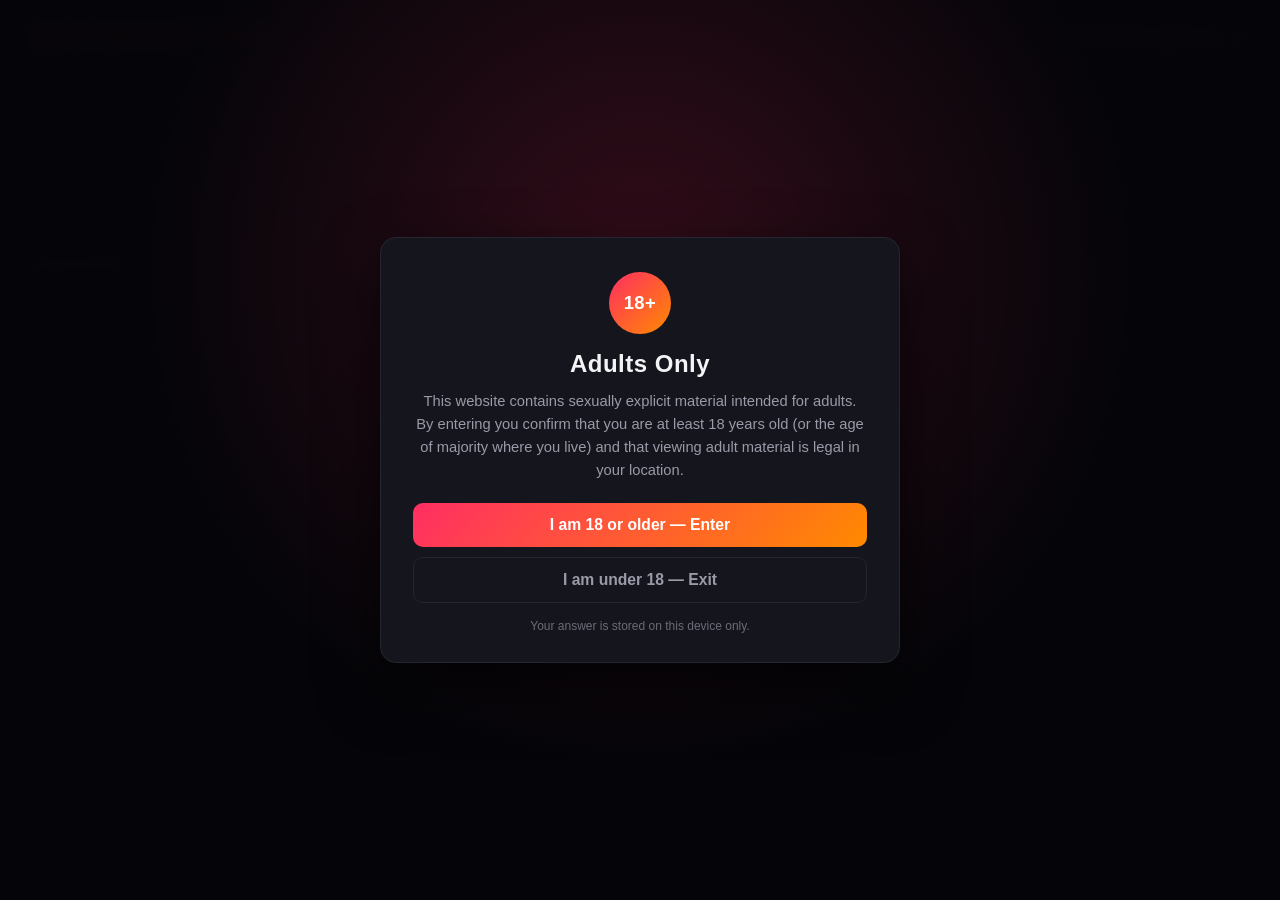
<file: index.html>
<!DOCTYPE html>
<html lang="en" class="age-locked">
<head>
  <meta charset="UTF-8">
  <meta name="viewport" content="width=device-width, initial-scale=1.0">
  <!-- Adult-content signalling: RTA self-label + rating meta -->
  <meta name="rating" content="adult">
  <meta name="rating" content="RTA-5042-1996-1400-1577-RTA">
  <meta name="referrer" content="no-referrer">
  <title>ESMERINGHOY — Adult Video Streaming (18+)</title>
  <link rel="icon" type="image/svg+xml" href="assets/branding/favicon.svg">
  <link rel="stylesheet" href="style.css">
  <script>
    /* Unlock before first paint so returning visitors never see a flash of
       the age gate. agegate.js shows it when nothing is stored. */
    try {
      if (localStorage.getItem("esh_age_ok") === "1") {
        document.documentElement.classList.remove("age-locked");
      }
    } catch (e) {}
  </script>
</head>
<body>

  <div class="site-content">
    <header>
      <div class="brand-row">
        <h1 class="brand-heading"><a href="index.html" aria-label="ESMERINGHOY — home"><img class="brand-logo" src="assets/branding/esmeringhoy-logo-horizontal.svg" alt="ESMERINGHOY" width="1097" height="200"></a></h1>
        <div class="search-container">
          <input type="search" id="search-input" placeholder="Search videos, tags…"
                 autocomplete="off" aria-label="Search videos">
          <select id="sort-select" aria-label="Sort videos">
            <option value="featured">Featured (catalog order)</option>
            <option value="trending">Trending</option>
            <option value="newest">Newest</option>
            <option value="top">Top rated</option>
            <option value="most-viewed">Most viewed</option>
          </select>
        </div>
      </div>
      <nav class="category-nav" id="category-nav" aria-label="Categories"></nav>
    </header>

    <main>
      <div class="results-bar">
        <span id="results-count"></span>
        <span class="rta-label">RTA-5042 &middot; 18+</span>
      </div>
      <div class="container" id="video-grid"></div>
      <div class="pagination-container" id="pagination-controls"></div>
    </main>

    <footer>
      <p><strong>ESMERINGHOY</strong> — 18+ adults only. All performers depicted are adults.</p>
      <p class="footer-note">
        All clips are published by ESMERINGHOY. Only distribute material you have
        the rights to.
      </p>
    </footer>
  </div>

  <script src="catalog.js"></script>
  <script src="data.js"></script>
  <script src="store.js"></script>
  <script src="agegate.js"></script>
  <script>
    (function () {
      var ITEMS_PER_PAGE = 12;
      var grid = document.getElementById("video-grid");
      var pagination = document.getElementById("pagination-controls");
      var resultsCount = document.getElementById("results-count");
      var categoryNav = document.getElementById("category-nav");
      var searchInput = document.getElementById("search-input");
      var sortSelect = document.getElementById("sort-select");

      var state = { query: "", category: "Home", sort: "featured", page: 1 };

      /* ---- category nav ---- */
      function renderCategoryNav() {
        var names = ["Home"].concat(window.ESMERINGHOY_CATEGORIES);
        categoryNav.innerHTML = "";
        names.forEach(function (name) {
          var a = document.createElement("a");
          a.href = "#";
          a.className = "cat-link" + (name === state.category ? " active" : "");
          a.textContent = name;
          a.addEventListener("click", function (e) {
            e.preventDefault();
            state.category = name;
            state.page = 1;
            renderCategoryNav();
            renderPage(1);
            window.scrollTo({ top: 0, behavior: "smooth" });
          });
          categoryNav.appendChild(a);
        });
      }

      /* ---- filtering + sorting ---- */
      function currentList() {
        var list = window.eshByCategory(state.category);
        var q = state.query.trim().toLowerCase();
        if (q) {
          list = list.filter(function (v) {
            return v.title.toLowerCase().indexOf(q) !== -1 ||
              (v.tags || []).some(function (t) { return t.toLowerCase().indexOf(q) !== -1; });
          });
        }
        var sorted = list.slice();
        if (state.sort === "featured") {
          /* Catalog order — this is the order the admin panel controls. */
        } else if (state.sort === "newest") {
          sorted.sort(function (a, b) { return b.added.localeCompare(a.added); });
        } else if (state.sort === "top") {
          sorted.sort(function (a, b) { return b.rating - a.rating; });
        } else if (state.sort === "most-viewed") {
          sorted.sort(function (a, b) { return b.views - a.views; });
        } else {
          sorted.sort(function (a, b) { return b.views * b.rating - a.views * a.rating; });
        }
        return sorted;
      }

      /* ---- grid ---- */
      function buildCard(video) {
        var card = document.createElement("article");
        card.className = "video-card clickable";
        card.tabIndex = 0;
        card.setAttribute("role", "link");
        card.setAttribute("aria-label", video.title);

        var primary = (video.tags && video.tags[0]) || "";
        var flash = (video.tags || []).filter(function (t) {
          return t === "4K" || t === "HD";
        })[0] || "";

        /* On a private bucket the thumbnail needs a signature too; the batch
           call in renderPage fills these in. Until then the src is a transparent
           pixel rather than a URL the Worker would answer with 403. */
        var poster = window.eshPosterStart(video);

        card.innerHTML =
          '<div class="thumb">' +
            '<img class="poster" src="' + poster.src + '" alt="' + video.title + '" loading="lazy"' +
              (poster.pending ? ' data-poster-key="' + poster.key + '"' : '') + '>' +
            (flash ? '<span class="badge quality">' + flash + '</span>' : '') +
            '<span class="badge duration">' + video.duration + '</span>' +
            '<div class="thumb-overlay"><span class="play-icon">▶</span></div>' +
          '</div>' +
          '<div class="video-info">' +
            '<h3 class="video-title">' + video.title + '</h3>' +
            '<div class="video-meta">' +
              '<span>' + window.eshViews(video.views) + ' views</span>' +
              '<span>' + video.rating + '%</span>' +
              '<span>' + window.eshAgo(video.added) + '</span>' +
            '</div>' +
            (primary ? '<span class="tag-chip">' + primary + '</span>' : '') +
          '</div>';

        function go() { window.location.href = "player.html?id=" + encodeURIComponent(video.id); }
        card.addEventListener("click", go);
        card.addEventListener("keydown", function (e) {
          if (e.key === "Enter" || e.key === " ") { e.preventDefault(); go(); }
        });
        return card;
      }

      function renderPage(page) {
        state.page = page;
        grid.innerHTML = "";
        var list = currentList();
        var totalPages = Math.max(1, Math.ceil(list.length / ITEMS_PER_PAGE));

        if (list.length === 0) {
          grid.innerHTML = '<p class="no-results">No videos found matching your search.</p>';
          pagination.innerHTML = "";
          resultsCount.textContent = "0 results";
          return;
        }
        if (page > totalPages) page = state.page = totalPages;

        var start = (page - 1) * ITEMS_PER_PAGE;
        list.slice(start, start + ITEMS_PER_PAGE).forEach(function (v) {
          grid.appendChild(buildCard(v));
        });

        resultsCount.textContent = list.length + (list.length === 1 ? " video" : " videos") +
          (state.category !== "Home" ? " in " + state.category : "");

        signVisiblePosters();
        renderPagination(totalPages);
      }

      /* One signed-URL request per page of thumbnails, not one per card. */
      function signVisiblePosters() {
        var images = grid.querySelectorAll("img[data-poster-key]");
        if (!images.length) return;
        var keys = [].map.call(images, function (img) {
          return img.getAttribute("data-poster-key");
        });
        window.eshSignedUrls(keys).then(function (signed) {
          [].forEach.call(images, function (img) {
            var key = img.getAttribute("data-poster-key");
            if (signed[key]) img.src = signed[key];
          });
        });
      }

      function pageButton(label, page, opts) {
        opts = opts || {};
        var btn = document.createElement("button");
        btn.className = "page-btn" + (opts.active ? " active" : "");
        btn.textContent = label;
        btn.disabled = !!opts.disabled;
        btn.addEventListener("click", function () {
          renderPage(page);
          window.scrollTo({ top: 0, behavior: "smooth" });
        });
        return btn;
      }

      function renderPagination(totalPages) {
        pagination.innerHTML = "";
        if (totalPages <= 1) return;

        pagination.appendChild(pageButton("« Prev", state.page - 1, { disabled: state.page === 1 }));

        var pages = [];
        for (var i = 1; i <= totalPages; i++) {
          if (i === 1 || i === totalPages || Math.abs(i - state.page) <= 1) pages.push(i);
          else if (pages[pages.length - 1] !== "…") pages.push("…");
        }
        pages.forEach(function (p) {
          if (p === "…") {
            var span = document.createElement("span");
            span.className = "page-gap";
            span.textContent = "…";
            pagination.appendChild(span);
          } else {
            pagination.appendChild(pageButton(p, p, { active: p === state.page }));
          }
        });

        pagination.appendChild(pageButton("Next »", state.page + 1, { disabled: state.page === totalPages }));
      }

      /* ---- events ---- */
      var searchTimer;
      searchInput.addEventListener("input", function () {
        clearTimeout(searchTimer);
        searchTimer = setTimeout(function () {
          state.query = searchInput.value;
          renderPage(1);
        }, 180);
      });
      sortSelect.addEventListener("change", function () {
        state.sort = sortSelect.value;
        renderPage(1);
      });

      /* ---- boot: only after the visitor passes the age gate ---- */
      window.EsmeringhoyAgeGate.onUnlock(function () {
        var q = new URLSearchParams(window.location.search).get("q");
        if (q) {
          searchInput.value = q;
          state.query = q;
        }
        renderCategoryNav();
        renderPage(1);
      });
    })();
  </script>
</body>
</html>
</file>
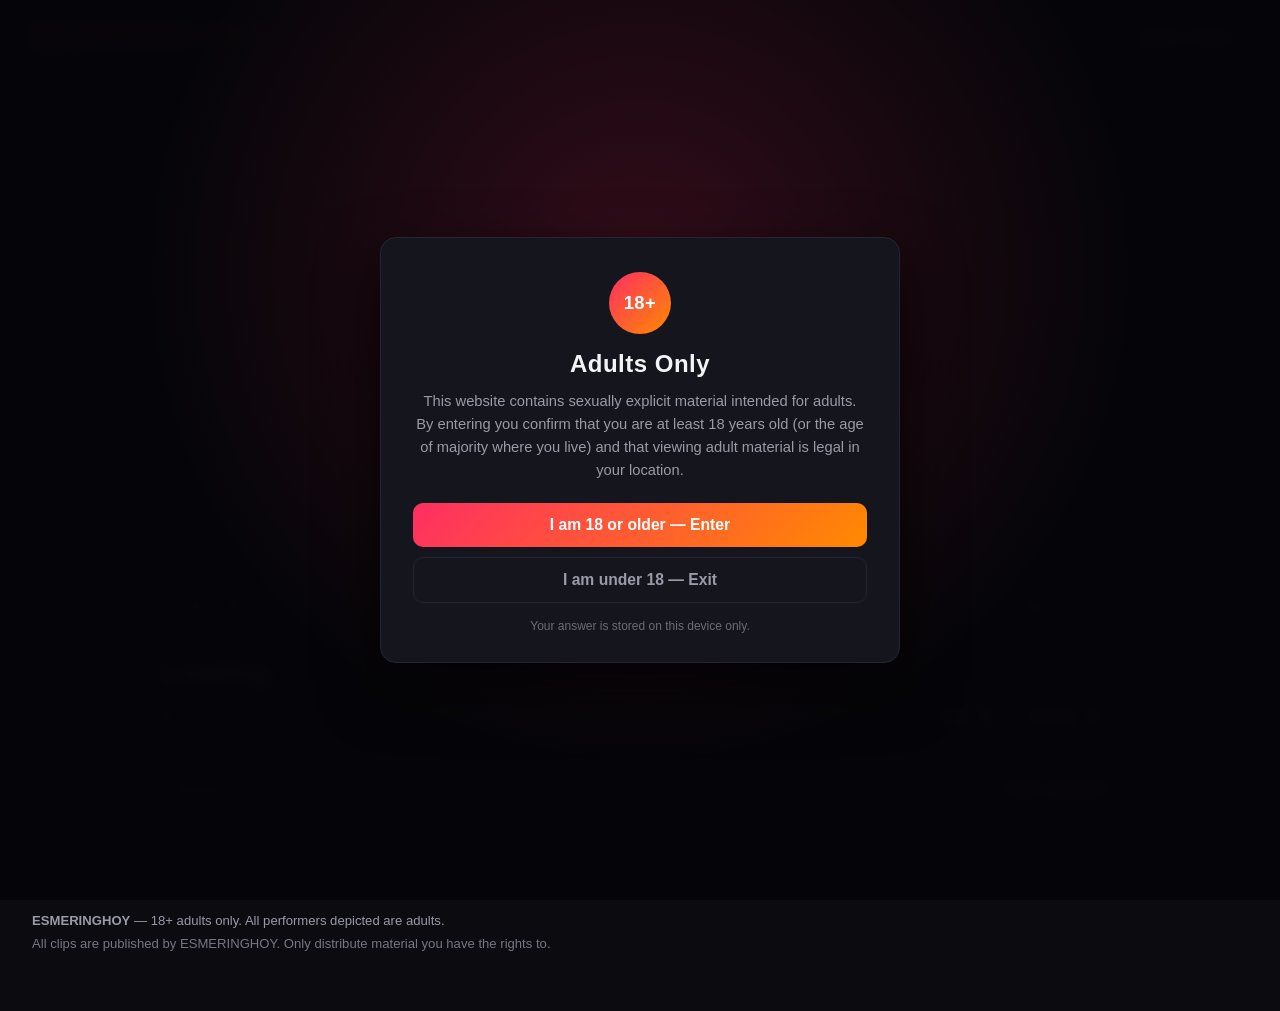
<file: player.html>
<!DOCTYPE html>
<html lang="en" class="age-locked">
<head>
  <meta charset="UTF-8">
  <meta name="viewport" content="width=device-width, initial-scale=1.0, viewport-fit=cover">
  <meta name="rating" content="adult">
  <meta name="rating" content="RTA-5042-1996-1400-1577-RTA">
  <meta name="referrer" content="no-referrer">
  <title>ESMERINGHOY — Watch (18+)</title>
  <link rel="icon" type="image/svg+xml" href="assets/branding/favicon.svg">
  <link rel="stylesheet" href="style.css">
  <script>
    try {
      if (localStorage.getItem("esh_age_ok") === "1") {
        document.documentElement.classList.remove("age-locked");
      }
    } catch (e) {}
  </script>
</head>
<body>

  <div class="site-content">
    <header>
      <div class="brand-row">
        <h1 class="brand-heading"><a href="index.html" aria-label="ESMERINGHOY — home"><img class="brand-logo" src="assets/branding/esmeringhoy-logo-horizontal.svg" alt="ESMERINGHOY" width="1097" height="200"></a></h1>
        <a href="index.html" class="back-btn">← Back to home</a>
      </div>
    </header>

    <main>
      <section class="player-wrapper">
        <div class="video-container" id="video-container">
          <video id="player" class="vp-video" playsinline preload="metadata"></video>

          <div class="vp-controls" id="vp-controls">
            <button type="button" class="vp-btn vp-play" id="vp-play" aria-label="Play">
              <svg class="ico ico-play" viewBox="0 0 24 24" aria-hidden="true"><path d="M8 5.14v13.72L19 12z"/></svg>
              <svg class="ico ico-pause" viewBox="0 0 24 24" aria-hidden="true"><rect x="6" y="5" width="4" height="14" rx="1"/><rect x="14" y="5" width="4" height="14" rx="1"/></svg>
            </button>

            <input type="range" class="vp-seek" id="vp-seek" min="0" max="1000" step="1" value="0"
                   aria-label="Seek" disabled>

            <span class="vp-time" id="vp-time">0:00 / 0:00</span>

            <button type="button" class="vp-btn vp-mute" id="vp-mute" aria-label="Mute">
              <svg class="ico ico-volon" viewBox="0 0 24 24" aria-hidden="true"><path d="M4 9v6h4l5 4V5L8 9H4z"/><path d="M16.5 8.5a5 5 0 0 1 0 7" fill="none" stroke="currentColor" stroke-width="2" stroke-linecap="round"/><path d="M19 6a8.5 8.5 0 0 1 0 12" fill="none" stroke="currentColor" stroke-width="2" stroke-linecap="round"/></svg>
              <svg class="ico ico-voloff" viewBox="0 0 24 24" aria-hidden="true"><path d="M4 9v6h4l5 4V5L8 9H4z"/><path d="M17 9.5l5 5M22 9.5l-5 5" fill="none" stroke="currentColor" stroke-width="2" stroke-linecap="round"/></svg>
            </button>

            <button type="button" class="vp-btn vp-full" id="vp-full" aria-label="Fullscreen">
              <svg class="ico ico-fs" viewBox="0 0 24 24" aria-hidden="true"><path d="M4 9V4h5M20 9V4h-5M4 15v5h5M20 15v5h-5" fill="none" stroke="currentColor" stroke-width="2" stroke-linecap="round" stroke-linejoin="round"/></svg>
              <svg class="ico ico-fsexit" viewBox="0 0 24 24" aria-hidden="true"><path d="M9 4v5H4M15 4v5h5M9 20v-5H4M15 20v-5h5" fill="none" stroke="currentColor" stroke-width="2" stroke-linecap="round" stroke-linejoin="round"/></svg>
            </button>
          </div>

          <p class="vp-message" id="vp-message" hidden></p>
        </div>

        <div class="player-heading">
          <h2 id="current-title" class="featured-title">Loading…</h2>
          <span id="current-quality" class="badge quality" hidden></span>
        </div>
        <p class="video-description" id="current-description" hidden></p>

        <div class="engagement-bar">
          <span class="live-views" id="live-views" aria-live="polite">0 views</span>
          <div class="vote-bar" aria-label="Rate this video">
            <button type="button" class="vote-btn" id="vote-like" aria-pressed="false">
              <span class="vote-label">Like</span><span class="vote-count" id="like-count">0</span>
            </button>
            <button type="button" class="vote-btn" id="vote-dislike" aria-pressed="false">
              <span class="vote-label">Dislike</span><span class="vote-count" id="dislike-count">0</span>
            </button>
          </div>
        </div>

        <section class="clip-section" id="clip-section" hidden>
          <h3 class="section-label">Clips <span class="section-count" id="clip-count"></span></h3>
          <div class="clip-strip" id="clip-strip" role="tablist" aria-label="Clips in this title"></div>
        </section>

        <section class="gallery-section" id="gallery-section" hidden>
          <div class="section-head">
            <h3 class="section-label">Gallery <span class="section-count" id="gallery-count"></span></h3>
            <button type="button" class="section-toggle" id="gallery-toggle" aria-expanded="false" aria-controls="gallery-grid">Show photos</button>
          </div>
          <div class="gallery-grid" id="gallery-grid"></div>
        </section>

        <section class="more-section" id="more-section" hidden>
          <h3 class="section-label">More like this</h3>
          <div class="more-grid" id="more-grid"></div>
        </section>

        <section class="comments-section" id="comments-section">
          <div class="section-head">
            <h3 class="section-label">Comments <span class="section-count" id="comment-count" hidden></span></h3>
            <button type="button" class="section-toggle" id="comments-toggle" aria-expanded="false" aria-controls="comments-panel">Add a comment</button>
          </div>

          <div class="comments-panel" id="comments-panel" hidden>
            <div class="comment-identity">
              <label for="comment-name">Your name</label>
              <div class="comment-name-row">
                <input type="text" id="comment-name" maxlength="32" autocomplete="off" placeholder="Anonymous12345">
                <button type="button" class="btn-ghost small" id="comment-name-new">New name</button>
              </div>
              <p class="comment-hint">Saved in this browser. Change it any time.</p>
            </div>

            <div class="comment-compose">
              <textarea id="comment-body" rows="3" maxlength="1000" placeholder="Write a comment…"></textarea>
              <div class="comment-compose-actions">
                <span class="comment-status" id="comment-status" aria-live="polite"></span>
                <button type="button" class="btn-primary small" id="comment-submit">Post comment</button>
              </div>
            </div>

            <div class="comment-list" id="comment-list"></div>
          </div>
        </section>

        <div class="video-details">
          <div class="video-meta" id="current-meta"></div>
          <div class="tag-list" id="current-tags"></div>
        </div>
        <p class="player-note" id="video-note" hidden></p>
      </section>
    </main>

    <footer>
      <p><strong>ESMERINGHOY</strong> — 18+ adults only. All performers depicted are adults.</p>
      <p class="footer-note">
        All clips are published by ESMERINGHOY. Only distribute material you have the rights to.
      </p>
    </footer>
  </div>

  <div class="lightbox" id="lightbox" role="dialog" aria-modal="true" aria-label="Photo viewer" hidden>
    <button type="button" class="lightbox-close" id="lightbox-close" aria-label="Close photo viewer">&times;</button>
    <button type="button" class="lightbox-nav lightbox-prev" id="lightbox-prev" aria-label="Previous photo">&lsaquo;</button>
    <img class="lightbox-img" id="lightbox-img" alt="">
    <button type="button" class="lightbox-nav lightbox-next" id="lightbox-next" aria-label="Next photo">&rsaquo;</button>
    <div class="lightbox-caption" id="lightbox-caption"></div>
  </div>

  <script src="catalog.js"></script>
  <script src="media-diagnosis.js"></script>
  <script src="data.js"></script>
  <script src="tracker.js"></script>
  <script src="store.js"></script>
  <script src="agegate.js"></script>
  <script>
    (function () {
      var videos = window.ESMERINGHOY_VIDEOS || [];
      var params = new URLSearchParams(window.location.search);
      var requestedId = params.get("id");

      var video = videos.filter(function (v) { return v.id === requestedId; })[0]
        || videos.slice().sort(function (a, b) { return b.views - a.views; })[0];

      if (!video) {
        document.getElementById("current-title").textContent = "No videos available";
        return;
      }

      var player = document.getElementById("player");
      var container = document.getElementById("video-container");
      var seek = document.getElementById("vp-seek");
      var timeEl = document.getElementById("vp-time");
      var playBtn = document.getElementById("vp-play");
      var muteBtn = document.getElementById("vp-mute");
      var fullBtn = document.getElementById("vp-full");
      var messageEl = document.getElementById("vp-message");
      var liveViewsEl = document.getElementById("live-views");
      var likeBtn = document.getElementById("vote-like");
      var dislikeBtn = document.getElementById("vote-dislike");
      var likeCountEl = document.getElementById("like-count");
      var dislikeCountEl = document.getElementById("dislike-count");

      var isSeeking = false;
      var hideTimer = null;
      var currentMediaUrl = null; /* what the <video> or hls.js is actually loading */

      /* Every part of this title, and its photos. Both are optional. */
      var clips = window.eshClips(video);
      var gallery = window.eshGallery(video);
      var activeClipIndex = 0;
      var clipButtons = [];
      var galleryUrls = [];
      var lightboxIndex = -1;

      /* ------------------------------------------------------------ helpers */

      function fmt(seconds) {
        if (!isFinite(seconds) || seconds < 0) seconds = 0;
        seconds = Math.floor(seconds);
        var h = Math.floor(seconds / 3600);
        var m = Math.floor((seconds % 3600) / 60);
        var s = seconds % 60;
        function pad(n) { return n < 10 ? "0" + n : String(n); }
        return (h ? h + ":" + pad(m) : String(m)) + ":" + pad(s);
      }

      function esc(s) {
        return String(s == null ? "" : s)
          .replace(/&/g, "&amp;").replace(/</g, "&lt;").replace(/>/g, "&gt;")
          .replace(/"/g, "&quot;").replace(/'/g, "&#39;");
      }

      /* Failure reporting, in one place. Every way playback can fail ends up
         here — a signed link that never arrived, an HTTP error from the CDN, an
         hls.js parse failure, a codec this browser cannot decode — and each one
         names which of those it is and what fixes it. The <video> element by
         itself reports none of that: it has one event and one number. */

      function fail(text) {
        showFailure({ title: text, detail: "", hint: "", operator: "", retry: false });
      }

      function showFailure(diagnosis) {
        messageEl.innerHTML =
          '<div class="vp-failure">' +
            '<span class="vp-failure-title">' + esc(diagnosis.title) + "</span>" +
            (diagnosis.detail ? '<span class="vp-failure-detail">' + esc(diagnosis.detail) + "</span>" : "") +
            (diagnosis.hint ? '<span class="vp-failure-hint">' + esc(diagnosis.hint) + "</span>" : "") +
            (diagnosis.operator ? '<code class="vp-failure-op">' + esc(diagnosis.operator) + "</code>" : "") +
            (diagnosis.retry ? '<button type="button" class="btn-ghost small" id="vp-retry">Try again</button>' : "") +
          "</div>";
        messageEl.hidden = false;
        messageEl.classList.add("has-failure");
        container.classList.add("no-video");
        document.getElementById("vp-controls").hidden = true;

        var retry = document.getElementById("vp-retry");
        if (retry) retry.addEventListener("click", retryPlayback);
        if (window.console && console.info) {
          console.info("Video not playing — " + (diagnosis.operator || diagnosis.title));
        }
      }

      function clearFailure() {
        messageEl.hidden = true;
        messageEl.innerHTML = "";
        messageEl.classList.remove("has-failure");
        container.classList.remove("no-video");
        document.getElementById("vp-controls").hidden = false;
      }

      /* Rebuilds the part being watched from scratch: a new signature, a fresh
         hls.js. */
      function retryPlayback() {
        if (clips.length) playClip(activeClipIndex, false);
        else render();
      }

      /* The element says playback failed but never why, so the file is asked
         directly: the CDN answers a failed media request with JSON that names
         the cause outright, and that is what gets shown. */
      function explainMediaFailure(input) {
        input = input || {};
        var url = input.url || currentMediaUrl;
        var diagnose = window.EshDiagnose;

        if (!diagnose) {
          fail("This video could not be loaded.");
          return;
        }
        if (!url || typeof fetch !== "function") {
          showFailure(diagnose.explain(input));
          return;
        }

        fetch(url, {
          method: "GET",
          headers: { Range: "bytes=0-1" },
          credentials: "omit",
          cache: "no-store"
        }).then(function (response) {
          if (response.ok) {
            /* The bytes arrived, so delivery works and the problem is putting
               them on screen — a codec or a truncated file, not a link. */
            showFailure(diagnose.explain({
              status: response.status,
              mediaErrorCode: input.mediaErrorCode,
              hlsDetails: input.hlsDetails
            }));
            return null;
          }
          return response.json().catch(function () { return {}; }).then(function (body) {
            showFailure(diagnose.explain({
              status: response.status,
              code: body.error,
              message: body.message,
              path: body.path,
              origin: window.location.origin,
              mediaErrorCode: input.mediaErrorCode,
              hlsDetails: input.hlsDetails
            }));
          });
        }).catch(function () {
          /* Nothing readable came back. A bare HEAD settles whether that is
             "no server" or "an answer the browser withheld" (a missing
             SITE_ORIGINS entry, usually) and the two need different messages. */
          var probe = window.eshReachable ? window.eshReachable(url) : Promise.resolve(false);
          probe.then(function (answered) {
            showFailure(diagnose.explain({
              status: 0,
              corsBlocked: answered,
              mediaErrorCode: input.mediaErrorCode,
              hlsDetails: input.hlsDetails
            }));
          });
        });
      }

      /* No playable URL was handed over: the Worker said why in its error body,
         which data.js kept. */
      function explainSigningFailure() {
        var last = window.eshLastSigningFailure ? window.eshLastSigningFailure() : null;
        if (window.EshDiagnose) {
          showFailure(window.EshDiagnose.explain({
            status: last && last.status,
            code: last && last.code,
            message: last && last.message,
            corsBlocked: Boolean(last && last.corsBlocked),
            origin: window.location.origin,
            stage: "signing"
          }));
          return;
        }
        fail("The page could not get a video link.");
      }

      function updateTime() {
        var d = player.duration;
        timeEl.textContent = fmt(player.currentTime) + " / " + (isFinite(d) ? fmt(d) : "0:00");
        var pct = d ? (player.currentTime / d) * 100 : 0;
        seek.style.setProperty("--progress", pct + "%");
      }

      /* ------------------------------------------------------- portrait shape */

      /* A vertical clip gets a vertical player instead of being letterboxed
         inside a 16:9 frame. The container is sized from the clip's own aspect
         ratio, capped so it always fits the viewport without scrolling. */
      var lastRatio = 0;

      function applyPlayerShape() {
        var w = player.videoWidth;
        var h = player.videoHeight;
        if (!w || !h) return;

        var ratio = w / h;

        if (ratio >= 1) {
          container.classList.remove("is-portrait");
          container.style.removeProperty("--vp-w");
          container.style.removeProperty("--vp-h");
          lastRatio = ratio;
          return;
        }

        /* hls.js fires resize on every quality switch; only redo the maths when
           the shape actually changed. */
        if (container.classList.contains("is-portrait") && Math.abs(ratio - lastRatio) < 0.01) return;
        lastRatio = ratio;

        var parent = container.parentElement;
        var parentStyle = window.getComputedStyle(parent);
        var available = parent.clientWidth -
          (parseFloat(parentStyle.paddingLeft) || 0) - (parseFloat(parentStyle.paddingRight) || 0);

        var height = Math.min(window.innerHeight * 0.78, 900);
        var width = height * ratio;
        if (available > 0 && width > available) {
          width = available;
          height = width / ratio;
        }

        container.classList.add("is-portrait");
        container.style.setProperty("--vp-w", Math.round(width) + "px");
        container.style.setProperty("--vp-h", Math.round(height) + "px");
      }

      player.addEventListener("loadedmetadata", applyPlayerShape);
      player.addEventListener("resize", applyPlayerShape);
      window.addEventListener("resize", applyPlayerShape);
      window.addEventListener("orientationchange", function () {
        setTimeout(applyPlayerShape, 250);
      });

      /* --------------------------------------------------------- playback UI */

      function togglePlay() {
        if (player.paused) {
          var p = player.play();
          if (p && p.catch) p.catch(function (err) { console.warn("Playback blocked:", err); });
        } else {
          player.pause();
        }
      }

      player.addEventListener("play", function () {
        container.classList.add("is-playing");
        scheduleHide();
      });
      player.addEventListener("pause", function () {
        container.classList.remove("is-playing");
        showControls();
      });
      player.addEventListener("ended", function () {
        container.classList.remove("is-playing");
        showControls();
      });

      player.addEventListener("loadedmetadata", function () {
        seek.disabled = false;
        updateTime();
      });

      player.addEventListener("timeupdate", function () {
        if (isSeeking) return;
        if (player.duration) {
          seek.value = String(Math.round((player.currentTime / player.duration) * 1000));
        }
        updateTime();
      });

      player.addEventListener("volumechange", function () {
        container.classList.toggle("is-muted", player.muted || player.volume === 0);
      });

      player.addEventListener("error", function () {
        /* Clearing the source fires an error too; there is nothing to report
           until a source exists. */
        if (!currentMediaUrl) return;
        explainMediaFailure({ mediaErrorCode: player.error && player.error.code });
      });

      seek.addEventListener("input", function () {
        isSeeking = true;
        if (player.duration) {
          player.currentTime = (Number(seek.value) / 1000) * player.duration;
          updateTime();
        }
      });
      seek.addEventListener("change", function () { isSeeking = false; });

      playBtn.addEventListener("click", togglePlay);
      muteBtn.addEventListener("click", function () { player.muted = !player.muted; });
      fullBtn.addEventListener("click", toggleFullscreen);

      /* Tap the picture itself to play/pause, like every other player. */
      player.addEventListener("click", function (e) {
        e.preventDefault();
        togglePlay();
      });

      /* ---------------------------------------------------------- fullscreen */

      function isFull() {
        return !!(document.fullscreenElement || document.webkitFullscreenElement);
      }

      function toggleFullscreen() {
        if (isFull()) {
          (document.exitFullscreen || document.webkitExitFullscreen || function () {}).call(document);
          return;
        }
        var req = container.requestFullscreen || container.webkitRequestFullscreen;
        if (req) {
          var r = req.call(container);
          if (r && r.catch) r.catch(function () {});
        } else if (player.webkitEnterFullscreen) {
          player.webkitEnterFullscreen(); /* iOS Safari */
        }
      }

      ["fullscreenchange", "webkitfullscreenchange"].forEach(function (evt) {
        document.addEventListener(evt, function () {
          var full = isFull();
          container.classList.toggle("is-fullscreen", full);
          document.body.classList.toggle("has-fullscreen", full);
        });
      });

      /* --------------------------------------------------- auto-hide controls */

      function showControls() {
        container.classList.remove("controls-hidden");
        scheduleHide();
      }

      function scheduleHide() {
        clearTimeout(hideTimer);
        if (player.paused) return;
        hideTimer = setTimeout(function () {
          if (!player.paused && !isSeeking) container.classList.add("controls-hidden");
        }, 2600);
      }

      ["mousemove", "touchstart", "pointerdown"].forEach(function (evt) {
        container.addEventListener(evt, showControls, { passive: true });
      });
      container.addEventListener("mouseleave", scheduleHide);

      /* ------------------------------------------------------------- keyboard */

      document.addEventListener("keydown", function (e) {
        /* While a photo is open its keys win: arrows move between photos and
           Escape closes, instead of seeking or leaving fullscreen. */
        if (lightboxIndex >= 0) {
          if (e.key === "Escape") { e.preventDefault(); closeLightbox(); }
          else if (e.key === "ArrowRight") { e.preventDefault(); stepLightbox(1); }
          else if (e.key === "ArrowLeft") { e.preventDefault(); stepLightbox(-1); }
          return;
        }

        var tag = (e.target.tagName || "").toLowerCase();
        if (tag === "input" || tag === "select" || tag === "textarea") return;

        switch (e.key) {
          case " ":
          case "k":
            e.preventDefault(); togglePlay(); showControls(); break;
          case "ArrowRight":
            e.preventDefault(); player.currentTime = Math.min(player.currentTime + 5, player.duration || 0); showControls(); break;
          case "ArrowLeft":
            e.preventDefault(); player.currentTime = Math.max(player.currentTime - 5, 0); showControls(); break;
          case "ArrowUp":
            e.preventDefault(); player.muted = false; player.volume = Math.min(1, player.volume + 0.1); showControls(); break;
          case "ArrowDown":
            e.preventDefault(); player.volume = Math.max(0, player.volume - 0.1); showControls(); break;
          case "m":
            player.muted = !player.muted; showControls(); break;
          case "f":
            toggleFullscreen(); break;
        }
      });

      /* ------------------------------------------------------------------ HLS */

      function attachMedia(url) {
        currentMediaUrl = url;
        if (!window.eshIsHls(url)) {
          player.src = url;
          return;
        }
        if (player.canPlayType("application/vnd.apple.mpegurl")) {
          player.src = url; /* Safari / iOS play HLS natively */
          return;
        }
        var script = document.createElement("script");
        script.src = "https://cdn.jsdelivr.net/npm/hls.js@1/dist/hls.min.js";
        script.onload = function () {
          if (window.Hls && window.Hls.isSupported()) {
            /* Segment URLs arrive already signed by the CDN Worker, so hls.js
               is left at its defaults: it resolves each URI exactly as the
               playlist gave it, signature and all. */
            var hls = new window.Hls();
            hls.loadSource(url);
            hls.attachMedia(player);
            window.__eshHls = hls;

            /* hls.js knows which request failed and with what status, which is
               more than the element ever says. Non-fatal errors are its own
               business: it retries and switches levels on its own. */
            hls.on(window.Hls.Events.ERROR, function (event, data) {
              if (!data || !data.fatal) return;
              explainMediaFailure({
                status: (data.response && data.response.code) || 0,
                url: (data.frag && data.frag.url) || data.url || currentMediaUrl,
                hlsDetails: data.details,
                mediaErrorCode: player.error && player.error.code
              });
            });
          } else {
            fail("This browser cannot play HLS.");
          }
        };
        script.onerror = function () { fail("Could not load the HLS player library."); };
        document.head.appendChild(script);
      }

      /* --------------------------------------------------------- clip buttons */

      function markActiveClip() {
        clipButtons.forEach(function (btn, i) {
          var active = i === activeClipIndex;
          btn.classList.toggle("active", active);
          btn.setAttribute("aria-selected", active ? "true" : "false");
          btn.tabIndex = active ? 0 : -1;
        });
      }

      /* The parts of a title, as buttons under the player. A title with a single
         file has nothing to switch between, so the strip stays hidden. */
      function renderClips() {
        var section = document.getElementById("clip-section");
        var strip = document.getElementById("clip-strip");

        if (clips.length < 2) {
          section.hidden = true;
          return;
        }

        section.hidden = false;
        document.getElementById("clip-count").textContent = clips.length;
        strip.innerHTML = "";
        clipButtons = [];

        clips.forEach(function (clip, i) {
          var btn = document.createElement("button");
          btn.type = "button";
          btn.className = "clip-btn";
          btn.setAttribute("role", "tab");
          btn.setAttribute("aria-label", "Play clip " + clip.label);
          btn.setAttribute("aria-selected", "false");
          btn.textContent = clip.label;
          btn.addEventListener("click", function () {
            if (i === activeClipIndex && currentMediaUrl && !player.paused) {
              togglePlay();
              return;
            }
            playClip(i, true);
            showControls();
          });
          strip.appendChild(btn);
          clipButtons.push(btn);
        });

        markActiveClip();
      }

      /* Loads one part. `autoplay` is true for a click on a clip button; the
         first part loads paused so its poster is what the visitor sees. */
      function playClip(index, autoplay) {
        var clip = clips[index];
        if (!clip) return;

        activeClipIndex = index;
        markActiveClip();
        clearFailure();

        if (window.__eshHls) {
          try { window.__eshHls.destroy(); } catch (e) {}
          window.__eshHls = null;
        }
        if (window.__eshTracking && window.__eshTracking.stop) window.__eshTracking.stop();
        window.__eshTracking = null;

        currentMediaUrl = null;
        player.removeAttribute("src");
        try { player.load(); } catch (e) {}
        seek.value = "0";
        seek.disabled = true;
        timeEl.textContent = "0:00 / 0:00";

        var key = window.eshMediaKeyFor(clip.video);
        var plain = window.eshMediaUrlFor(clip.video);

        window.eshSignedUrls([key].filter(Boolean)).then(function (signed) {
          /* With signing on, an unsigned path is not playable, so attaching it
             produces a stall that explains nothing. The reason the exchange
             failed — a refused origin, a Worker with no signing key — is the
             part worth showing. */
          if (window.eshSigningEnabled() && key && !signed[key]) {
            explainSigningFailure();
            return;
          }

          var src = (key && signed[key]) || plain;
          if (!src) {
            fail("This clip has no file.");
            return;
          }

          attachMedia(src);
          updateTime();

          /* Counting starts only now: playback cannot begin before the signed
             source exists, and the report is signed with that same URL. */
          window.__eshTracking = window.EsmeringhoyTracker.attach(
            player,
            function () { return key; },
            window.eshTokenFor
          );

          if (autoplay) {
            var started = player.play();
            if (started && started.catch) {
              started.catch(function (err) {
                /* Browsers block audible autoplay before a gesture. Muted
                   playback is always allowed, so start there and let the
                   viewer unmute rather than leaving the poster up. */
                if (err && err.name === "NotAllowedError") {
                  player.muted = true;
                  var muted = player.play();
                  if (muted && muted.catch) {
                    muted.catch(function (e) { console.warn("Autoplay blocked:", e); });
                  }
                } else {
                  console.warn("Playback blocked:", err);
                }
              });
            }
          }
        });
      }

      /* --------------------------------------------------------------- gallery */

      function renderGallery() {
        var section = document.getElementById("gallery-section");
        var grid = document.getElementById("gallery-grid");

        if (!gallery.length) {
          section.hidden = true;
          return;
        }

        section.hidden = false;
        document.getElementById("gallery-count").textContent = gallery.length;
        grid.innerHTML = "";
        galleryUrls = gallery.map(function (value) { return window.eshMediaUrlFor(value); });

        gallery.forEach(function (value, i) {
          var pending = Boolean(window.eshMediaKeyFor(value) && window.eshSigningEnabled());

          var img = document.createElement("img");
          img.className = "gallery-img";
          img.alt = video.title + " — photo " + (i + 1);
          img.loading = "lazy";
          img.decoding = "async";
          img.src = pending ? window.eshPlaceholderPixel : galleryUrls[i];
          if (pending) img.setAttribute("data-photo-key", window.eshMediaKeyFor(value));

          var item = document.createElement("button");
          item.type = "button";
          item.className = "gallery-item" + (i >= GALLERY_PREVIEW ? " gallery-extra" : "");
          if (i >= GALLERY_PREVIEW) item.hidden = true;
          item.setAttribute("aria-label", "Open photo " + (i + 1) + " of " + gallery.length);
          item.appendChild(img);
          item.addEventListener("click", function () { openLightbox(i); });
          grid.appendChild(item);
        });

        var keys = gallery.map(function (value) { return window.eshMediaKeyFor(value); }).filter(Boolean);
        if (keys.length) {
          window.eshSignedUrls(keys).then(function (signed) {
            [].forEach.call(grid.querySelectorAll("img[data-photo-key]"), function (img) {
              var photoKey = img.getAttribute("data-photo-key");
              if (signed[photoKey]) img.src = signed[photoKey];
            });
            gallery.forEach(function (value, i) {
              var photoKey = window.eshMediaKeyFor(value);
              if (photoKey && signed[photoKey]) galleryUrls[i] = signed[photoKey];
            });
          });
        }

        /* Show a taste of the set, not all of it. The rest waits behind the
           button, and the toggle disappears when there is nothing more to show. */
        var toggle = document.getElementById("gallery-toggle");
        toggle.hidden = gallery.length <= GALLERY_PREVIEW;
        setGalleryExpanded(false);
      }

      /* Full screen photo viewer. The overlay's backdrop is blurred, so the page
         behind it goes soft instead of disappearing. */
      function showLightboxPhoto() {
        if (lightboxIndex < 0 || !galleryUrls[lightboxIndex]) return;

        var img = document.getElementById("lightbox-img");
        img.src = galleryUrls[lightboxIndex];
        img.alt = video.title + " — photo " + (lightboxIndex + 1);

        document.getElementById("lightbox-caption").textContent =
          (lightboxIndex + 1) + " / " + galleryUrls.length;

        var many = galleryUrls.length > 1;
        document.getElementById("lightbox-prev").hidden = !many;
        document.getElementById("lightbox-next").hidden = !many;
      }

      function openLightbox(index) {
        if (!galleryUrls.length) return;
        lightboxIndex = Math.max(0, Math.min(index, galleryUrls.length - 1));
        document.getElementById("lightbox").hidden = false;
        document.body.classList.add("has-lightbox");
        showLightboxPhoto();
        document.getElementById("lightbox-close").focus();
      }

      function closeLightbox() {
        lightboxIndex = -1;
        document.getElementById("lightbox").hidden = true;
        document.body.classList.remove("has-lightbox");
        document.getElementById("lightbox-img").removeAttribute("src");
      }

      function stepLightbox(delta) {
        if (lightboxIndex < 0) return;
        var count = galleryUrls.length;
        lightboxIndex = (lightboxIndex + delta + count) % count;
        showLightboxPhoto();
      }

      (function () {
        var box = document.getElementById("lightbox");
        document.getElementById("lightbox-close").addEventListener("click", closeLightbox);
        document.getElementById("lightbox-prev").addEventListener("click", function (e) {
          e.stopPropagation();
          stepLightbox(-1);
        });
        document.getElementById("lightbox-next").addEventListener("click", function (e) {
          e.stopPropagation();
          stepLightbox(1);
        });
        /* Clicking the blurred backdrop closes; clicking the photo does not. */
        box.addEventListener("click", function (e) {
          if (e.target === box) closeLightbox();
        });
      })();

      /* ------------------------------------------------------- gallery toggle */

      var GALLERY_PREVIEW = 12;

      function setGalleryExpanded(expanded) {
        var grid = document.getElementById("gallery-grid");
        var toggle = document.getElementById("gallery-toggle");
        if (!grid || !toggle) return;

        grid.hidden = false;
        [].forEach.call(grid.querySelectorAll(".gallery-extra"), function (item) {
          item.hidden = !expanded;
        });
        toggle.setAttribute("aria-expanded", expanded ? "true" : "false");
        toggle.textContent = expanded ? "Show fewer" : "Show all " + gallery.length + " photos";
      }

      (function () {
        var toggle = document.getElementById("gallery-toggle");
        if (!toggle) return;
        toggle.addEventListener("click", function () {
          setGalleryExpanded(toggle.getAttribute("aria-expanded") !== "true");
        });
      })();

      /* ------------------------------------------------------- more like this */

      function shuffle(list) {
        for (var i = list.length - 1; i > 0; i--) {
          var j = Math.floor(Math.random() * (i + 1));
          var tmp = list[i];
          list[i] = list[j];
          list[j] = tmp;
        }
        return list;
      }

      /* Random other titles, not a tag score: every visit can surface a
         different set from the catalog. */
      function renderMoreLikeThis() {
        var section = document.getElementById("more-section");
        var grid = document.getElementById("more-grid");
        grid.innerHTML = "";

        var picks = shuffle(videos.filter(function (v) {
          return v.id !== video.id;
        }).slice()).slice(0, 8);

        if (!picks.length) {
          section.hidden = true;
          return;
        }

        section.hidden = false;

        picks.forEach(function (v) {
          var card = document.createElement("article");
          card.className = "video-card clickable";
          card.tabIndex = 0;
          card.setAttribute("role", "link");
          card.setAttribute("aria-label", v.title);

          var poster = window.eshPosterStart(v);
          card.innerHTML =
            '<div class="thumb">' +
              '<img class="poster" src="' + poster.src + '" alt="' + esc(v.title) + '" loading="lazy"' +
                (poster.pending ? ' data-poster-key="' + esc(poster.key) + '"' : "") + '>' +
              '<span class="badge duration">' + esc(v.duration) + '</span>' +
              '<div class="thumb-overlay"><span class="play-icon">▶</span></div>' +
            '</div>' +
            '<div class="video-info">' +
              '<h3 class="video-title">' + esc(v.title) + '</h3>' +
              '<div class="video-meta"><span>' + window.eshViews(v.views) + ' views</span>' +
              '<span>' + v.rating + '%</span></div>' +
            '</div>';

          function go() { window.location.href = "player.html?id=" + encodeURIComponent(v.id); }
          card.addEventListener("click", go);
          card.addEventListener("keydown", function (e) {
            if (e.key === "Enter" || e.key === " ") { e.preventDefault(); go(); }
          });
          grid.appendChild(card);
        });

        var posterKeys = picks.map(function (v) {
          return v.poster ? window.eshMediaKeyFor(v.poster) : null;
        }).filter(Boolean);

        window.eshSignedUrls(posterKeys).then(function (signed) {
          [].forEach.call(grid.querySelectorAll("img[data-poster-key]"), function (img) {
            var key = img.getAttribute("data-poster-key");
            if (signed[key]) img.src = signed[key];
          });
        });
      }

      /* ------------------------------------------------------------ comments */

      var COMMENT_OWNER_KEY = "esh_comment_owner";
      var COMMENT_NAME_KEY = "esh_comment_name";
      var commentList = [];
      var commentsLoaded = false;
      var commentsLoading = false;
      var commentEditId = null;
      var commentPosting = false;
      var memoryOwner = null;

      function commentEndpoint() {
        var settings = window.eshMediaSettings ? window.eshMediaSettings() : {};
        if (settings.commentEndpoint) return settings.commentEndpoint;
        var sign = settings.signEndpoint || "";
        if (/\/token\b/.test(sign)) return sign.replace(/\/token\b[^/]*$/, "/comments");
        return "/comments";
      }

      function randomToken() {
        try {
          var bytes = new Uint8Array(24);
          window.crypto.getRandomValues(bytes);
          var out = "";
          for (var i = 0; i < bytes.length; i++) {
            out += (bytes[i] < 16 ? "0" : "") + bytes[i].toString(16);
          }
          return out;
        } catch (e) {
          return "c" + Math.random().toString(36).slice(2) + Date.now().toString(36);
        }
      }

      function commentOwner() {
        try {
          var stored = localStorage.getItem(COMMENT_OWNER_KEY);
          if (!stored) {
            stored = randomToken();
            localStorage.setItem(COMMENT_OWNER_KEY, stored);
          }
          return stored;
        } catch (e) {
          if (!memoryOwner) memoryOwner = randomToken();
          return memoryOwner;
        }
      }

      function generatedName() {
        return "Anonymous" + (10000 + Math.floor(Math.random() * 90000));
      }

      function storedCommentName() {
        try { return localStorage.getItem(COMMENT_NAME_KEY) || ""; } catch (e) { return ""; }
      }

      function rememberCommentName(name) {
        try { localStorage.setItem(COMMENT_NAME_KEY, name); } catch (e) {}
      }

      function commentTime(seconds) {
        var then = Number(seconds) * 1000;
        var diff = Math.max(0, Date.now() - then);
        if (diff < 60000) return "just now";
        if (diff < 3600000) return Math.floor(diff / 60000) + " min ago";
        if (diff < 86400000) return Math.floor(diff / 3600000) + " h ago";
        if (diff < 604800000) return Math.floor(diff / 86400000) + " days ago";
        return new Date(then).toLocaleDateString();
      }

      function setCommentStatus(text, kind) {
        var el = document.getElementById("comment-status");
        if (!el) return;
        el.textContent = text || "";
        el.className = "comment-status" + (kind ? " " + kind : "");
      }

      function commentNameValue() {
        var input = document.getElementById("comment-name");
        var name = input.value.trim().replace(/\s+/g, " ").slice(0, 32);
        if (!name) {
          name = generatedName();
          input.value = name;
        }
        rememberCommentName(name);
        return name;
      }

      function commentApi(method, body) {
        var options = { method: method, credentials: "omit", headers: {} };
        if (body) {
          options.headers["Content-Type"] = "application/json";
          options.body = JSON.stringify(body);
        }
        return fetch(commentEndpoint(), options).then(function (response) {
          return response.json().catch(function () { return {}; }).then(function (data) {
            if (!response.ok) {
              var error = new Error(data.message || ("Comments answered HTTP " + response.status));
              error.status = response.status;
              error.code = data.error || null;
              throw error;
            }
            return data;
          });
        });
      }

      function renderCommentList() {
        var list = document.getElementById("comment-list");
        var count = document.getElementById("comment-count");
        if (!list) return;
        list.innerHTML = "";

        if (count) {
          count.textContent = commentList.length;
          count.hidden = !commentList.length;
        }

        if (!commentList.length) {
          list.innerHTML = '<p class="comment-empty">No comments yet. Be the first.</p>';
          return;
        }

        commentList.forEach(function (comment) {
          var item = document.createElement("article");
          item.className = "comment";

          var head =
            '<div class="comment-head">' +
              '<span class="comment-name">' + esc(comment.name) + '</span>' +
              '<span class="comment-time">' + esc(commentTime(comment.createdAt)) + '</span>' +
              (comment.owned ? '<span class="comment-you">you</span>' : "") +
            '</div>';

          if (comment.owned && commentEditId === comment.id) {
            item.innerHTML = head +
              '<textarea class="comment-edit" rows="3" maxlength="1000">' + esc(comment.body) + '</textarea>' +
              '<div class="comment-actions">' +
                '<button type="button" class="btn-ghost small" data-cancel="' + esc(comment.id) + '">Cancel</button>' +
                '<button type="button" class="btn-primary small" data-save="' + esc(comment.id) + '">Save</button>' +
              '</div>';

            item.querySelector("[data-cancel]").addEventListener("click", function () {
              commentEditId = null;
              renderCommentList();
            });
            item.querySelector("[data-save]").addEventListener("click", function () {
              saveEditComment(comment.id, item.querySelector(".comment-edit").value);
            });
          } else {
            item.innerHTML = head +
              '<p class="comment-body">' + esc(comment.body) + '</p>' +
              (comment.owned
                ? '<div class="comment-actions">' +
                    '<button type="button" class="comment-action" data-edit="' + esc(comment.id) + '">Edit</button>' +
                    '<button type="button" class="comment-action danger" data-delete="' + esc(comment.id) + '">Delete</button>' +
                  '</div>'
                : "");

            var edit = item.querySelector("[data-edit]");
            if (edit) {
              edit.addEventListener("click", function () {
                commentEditId = comment.id;
                renderCommentList();
                var box = document.querySelector(".comment-edit");
                if (box) box.focus();
              });
            }

            var del = item.querySelector("[data-delete]");
            if (del) del.addEventListener("click", function () { deleteComment(comment.id); });
          }

          list.appendChild(item);
        });
      }

      function loadComments() {
        if (commentsLoaded || commentsLoading) return;
        commentsLoading = true;
        setCommentStatus("Loading…", "");

        var base = commentEndpoint();
        var url = base + (base.indexOf("?") === -1 ? "?" : "&") +
          "key=" + encodeURIComponent(video.id) +
          "&owner=" + encodeURIComponent(commentOwner());

        fetch(url, { credentials: "omit" })
          .then(function (response) {
            return response.json().catch(function () { return {}; }).then(function (data) {
              if (!response.ok) throw new Error(data.message || ("Comments answered HTTP " + response.status));
              return data;
            });
          })
          .then(function (data) {
            commentList = Array.isArray(data.comments) ? data.comments : [];
            commentsLoaded = true;
            commentsLoading = false;
            setCommentStatus("", "");
            renderCommentList();
          })
          .catch(function (err) {
            commentsLoading = false;
            commentList = [];
            renderCommentList();
            setCommentStatus("Comments need the deployed site to load. " +
              (err && err.message ? err.message : ""), "warn");
          });
      }

      function postComment() {
        if (commentPosting) return;

        var bodyEl = document.getElementById("comment-body");
        var text = bodyEl.value.trim().slice(0, 1000);
        if (!text) {
          setCommentStatus("Write a comment first.", "warn");
          bodyEl.focus();
          return;
        }

        var button = document.getElementById("comment-submit");
        commentPosting = true;
        button.disabled = true;
        setCommentStatus("Posting…", "");

        commentApi("POST", {
          key: video.id,
          name: commentNameValue(),
          body: text,
          owner: commentOwner()
        }).then(function (data) {
          if (data && data.comment) commentList.unshift(data.comment);
          commentsLoaded = true;
          bodyEl.value = "";
          commentPosting = false;
          button.disabled = false;
          setCommentStatus("Posted.", "ok");
          renderCommentList();
        }).catch(function (err) {
          commentPosting = false;
          button.disabled = false;
          setCommentStatus(err && err.message ? err.message : "Could not post the comment.", "error");
        });
      }

      function saveEditComment(id, value) {
        var text = String(value || "").trim().slice(0, 1000);
        if (!text) {
          setCommentStatus("Write something first.", "warn");
          return;
        }

        commentApi("PATCH", {
          id: id,
          name: commentNameValue(),
          body: text,
          owner: commentOwner()
        }).then(function (data) {
          var updated = data && data.comment;
          commentList = commentList.map(function (comment) {
            if (comment.id !== id) return comment;
            return updated || {
              id: comment.id,
              name: commentNameValue(),
              body: text,
              createdAt: comment.createdAt,
              updatedAt: comment.updatedAt,
              owned: true
            };
          });
          commentEditId = null;
          setCommentStatus("Updated.", "ok");
          renderCommentList();
        }).catch(function (err) {
          setCommentStatus(err && err.message ? err.message : "Could not update the comment.", "error");
        });
      }

      function deleteComment(id) {
        if (!window.confirm("Delete this comment? This cannot be undone.")) return;

        commentApi("DELETE", { id: id, owner: commentOwner() }).then(function () {
          commentList = commentList.filter(function (comment) { return comment.id !== id; });
          commentEditId = null;
          setCommentStatus("Deleted.", "ok");
          renderCommentList();
        }).catch(function (err) {
          setCommentStatus(err && err.message ? err.message : "Could not delete the comment.", "error");
        });
      }

      (function setupComments() {
        var toggle = document.getElementById("comments-toggle");
        var panel = document.getElementById("comments-panel");
        var nameInput = document.getElementById("comment-name");
        var bodyInput = document.getElementById("comment-body");
        if (!toggle || !panel || !nameInput || !bodyInput) return;

        var name = storedCommentName() || generatedName();
        rememberCommentName(name);
        nameInput.value = name;

        nameInput.addEventListener("input", function () {
          rememberCommentName(nameInput.value.trim().slice(0, 32));
        });

        document.getElementById("comment-name-new").addEventListener("click", function () {
          var generated = generatedName();
          nameInput.value = generated;
          rememberCommentName(generated);
        });

        toggle.addEventListener("click", function () {
          var opening = panel.hidden;
          panel.hidden = !opening;
          toggle.setAttribute("aria-expanded", opening ? "true" : "false");
          toggle.textContent = opening ? "Hide comments" : "Add a comment";
          if (opening) {
            loadComments();
            bodyInput.focus();
          }
        });

        document.getElementById("comment-submit").addEventListener("click", postComment);
        bodyInput.addEventListener("keydown", function (e) {
          if ((e.ctrlKey || e.metaKey) && e.key === "Enter") {
            e.preventDefault();
            postComment();
          }
        });
      })();

      /* ------------------------------------------------------- live views + votes */

      function routeEndpoint(name) {
        var settings = window.eshMediaSettings ? window.eshMediaSettings() : {};
        var explicit = settings[name + "Endpoint"];
        if (explicit) return explicit;
        var sign = settings.signEndpoint || "";
        if (/\/token\b/.test(sign)) return sign.replace(/\/token\b[^/]*$/, "/" + name);
        return "/" + name;
      }

      var liveViewCount = Number(video.views) || 0;
      var viewCounted = false;
      var voteTokenCache = null;
      var voteState = { likes: 0, dislikes: 0, mine: 0 };

      function setLiveViews(count) {
        liveViewCount = Math.max(0, Number(count) || 0);
        liveViewsEl.textContent = window.eshViews(liveViewCount) +
          (liveViewCount === 1 ? " view" : " views");
      }

      function loadViewCount() {
        fetch(routeEndpoint("views") + "?key=" + encodeURIComponent(video.id), { credentials: "omit" })
          .then(function (response) { return response.json(); })
          .then(function (data) {
            if (data && typeof data.views === "number") setLiveViews(data.views);
          })
          .catch(function () {});
      }

      function countViewOnce() {
        if (viewCounted) return;
        viewCounted = true;
        fetch(routeEndpoint("views"), {
          method: "POST",
          credentials: "omit",
          headers: { "Content-Type": "application/json" },
          body: JSON.stringify({ key: video.id })
        }).then(function (response) { return response.json(); })
          .then(function (data) {
            if (data && typeof data.views === "number") setLiveViews(data.views);
          })
          .catch(function () {});
      }

      function voteToken() {
        if (voteTokenCache) return voteTokenCache;
        try {
          var stored = localStorage.getItem("esh_vote_voter");
          if (!stored) {
            stored = randomToken();
            localStorage.setItem("esh_vote_voter", stored);
          }
          voteTokenCache = stored;
        } catch (e) {
          voteTokenCache = randomToken();
        }
        return voteTokenCache;
      }

      function renderVotes() {
        likeCountEl.textContent = voteState.likes;
        dislikeCountEl.textContent = voteState.dislikes;
        likeBtn.classList.toggle("active", voteState.mine === 1);
        dislikeBtn.classList.toggle("active", voteState.mine === -1);
        likeBtn.setAttribute("aria-pressed", voteState.mine === 1 ? "true" : "false");
        dislikeBtn.setAttribute("aria-pressed", voteState.mine === -1 ? "true" : "false");
      }

      function loadVotes() {
        fetch(routeEndpoint("votes") + "?key=" + encodeURIComponent(video.id) +
          "&voter=" + encodeURIComponent(voteToken()), { credentials: "omit" })
          .then(function (response) { return response.json(); })
          .then(function (data) {
            if (!data) return;
            voteState = {
              likes: Number(data.likes) || 0,
              dislikes: Number(data.dislikes) || 0,
              mine: Number(data.mine) || 0
            };
            renderVotes();
          })
          .catch(function () {});
      }

      function castVote(value) {
        var next = voteState.mine === value ? 0 : value;
        fetch(routeEndpoint("votes"), {
          method: "POST",
          credentials: "omit",
          headers: { "Content-Type": "application/json" },
          body: JSON.stringify({ key: video.id, voter: voteToken(), value: next })
        }).then(function (response) {
          if (!response.ok) throw new Error("Vote failed");
          return response.json();
        }).then(function (data) {
          if (!data) return;
          voteState = {
            likes: Number(data.likes) || 0,
            dislikes: Number(data.dislikes) || 0,
            mine: Number(data.mine) || 0
          };
          renderVotes();
        }).catch(function () {});
      }

      likeBtn.addEventListener("click", function () { castVote(1); });
      dislikeBtn.addEventListener("click", function () { castVote(-1); });
      player.addEventListener("play", countViewOnce);
      setInterval(function () {
        if (document.hidden) return;
        loadViewCount();
        loadVotes();
      }, 15000);

      /* ---------------------------------------------------------------- render */

      function render() {
        document.title = video.title + " — ESMERINGHOY";
        document.getElementById("current-title").textContent = video.title;

        var quality = (video.tags || []).filter(function (t) {
          return t === "4K" || t === "HD";
        })[0];
        var qualityEl = document.getElementById("current-quality");
        if (quality) { qualityEl.textContent = quality; qualityEl.hidden = false; }

        var description = document.getElementById("current-description");
        if (video.description) {
          description.hidden = false;
          description.textContent = video.description;
        } else {
          description.hidden = true;
          description.textContent = "";
        }

        document.getElementById("current-meta").innerHTML =
          "<span>" + video.rating + "% liked</span>" +
          "<span>" + video.duration + "</span>" +
          "<span>Added " + window.eshAgo(video.added) + "</span>";

        setLiveViews(video.views);
        loadViewCount();
        loadVotes();

        var tagList = document.getElementById("current-tags");
        tagList.innerHTML = "";
        (video.tags || []).forEach(function (tag) {
          var chip = document.createElement("a");
          chip.className = "tag-chip";
          chip.href = "index.html";
          chip.textContent = tag;
          tagList.appendChild(chip);
        });

        renderClips();
        renderGallery();

        if (!clips.length) {
          fail("No video yet for this clip");
          var note = document.getElementById("video-note");
          note.hidden = false;
          note.textContent = "Add the file URL in the admin panel (catalog → Video links), " +
            "then publish catalog.js.";
          renderMoreLikeThis();
          return;
        }

        /* The thumbnail can sit behind the signed CDN too, so get its signature
           before showing it. The clip itself is signed when it loads. */
        var poster = window.eshPosterStart(video);
        if (!poster.pending) player.poster = poster.src;
        if (poster.key) {
          window.eshSignedUrls([poster.key]).then(function (signed) {
            if (signed[poster.key]) player.poster = signed[poster.key];
          });
        }

        updateTime();
        playClip(0, true);
        renderMoreLikeThis();
      }

      window.EsmeringhoyAgeGate.onUnlock(render);
    })();
  </script>
</body>
</html>
</file>
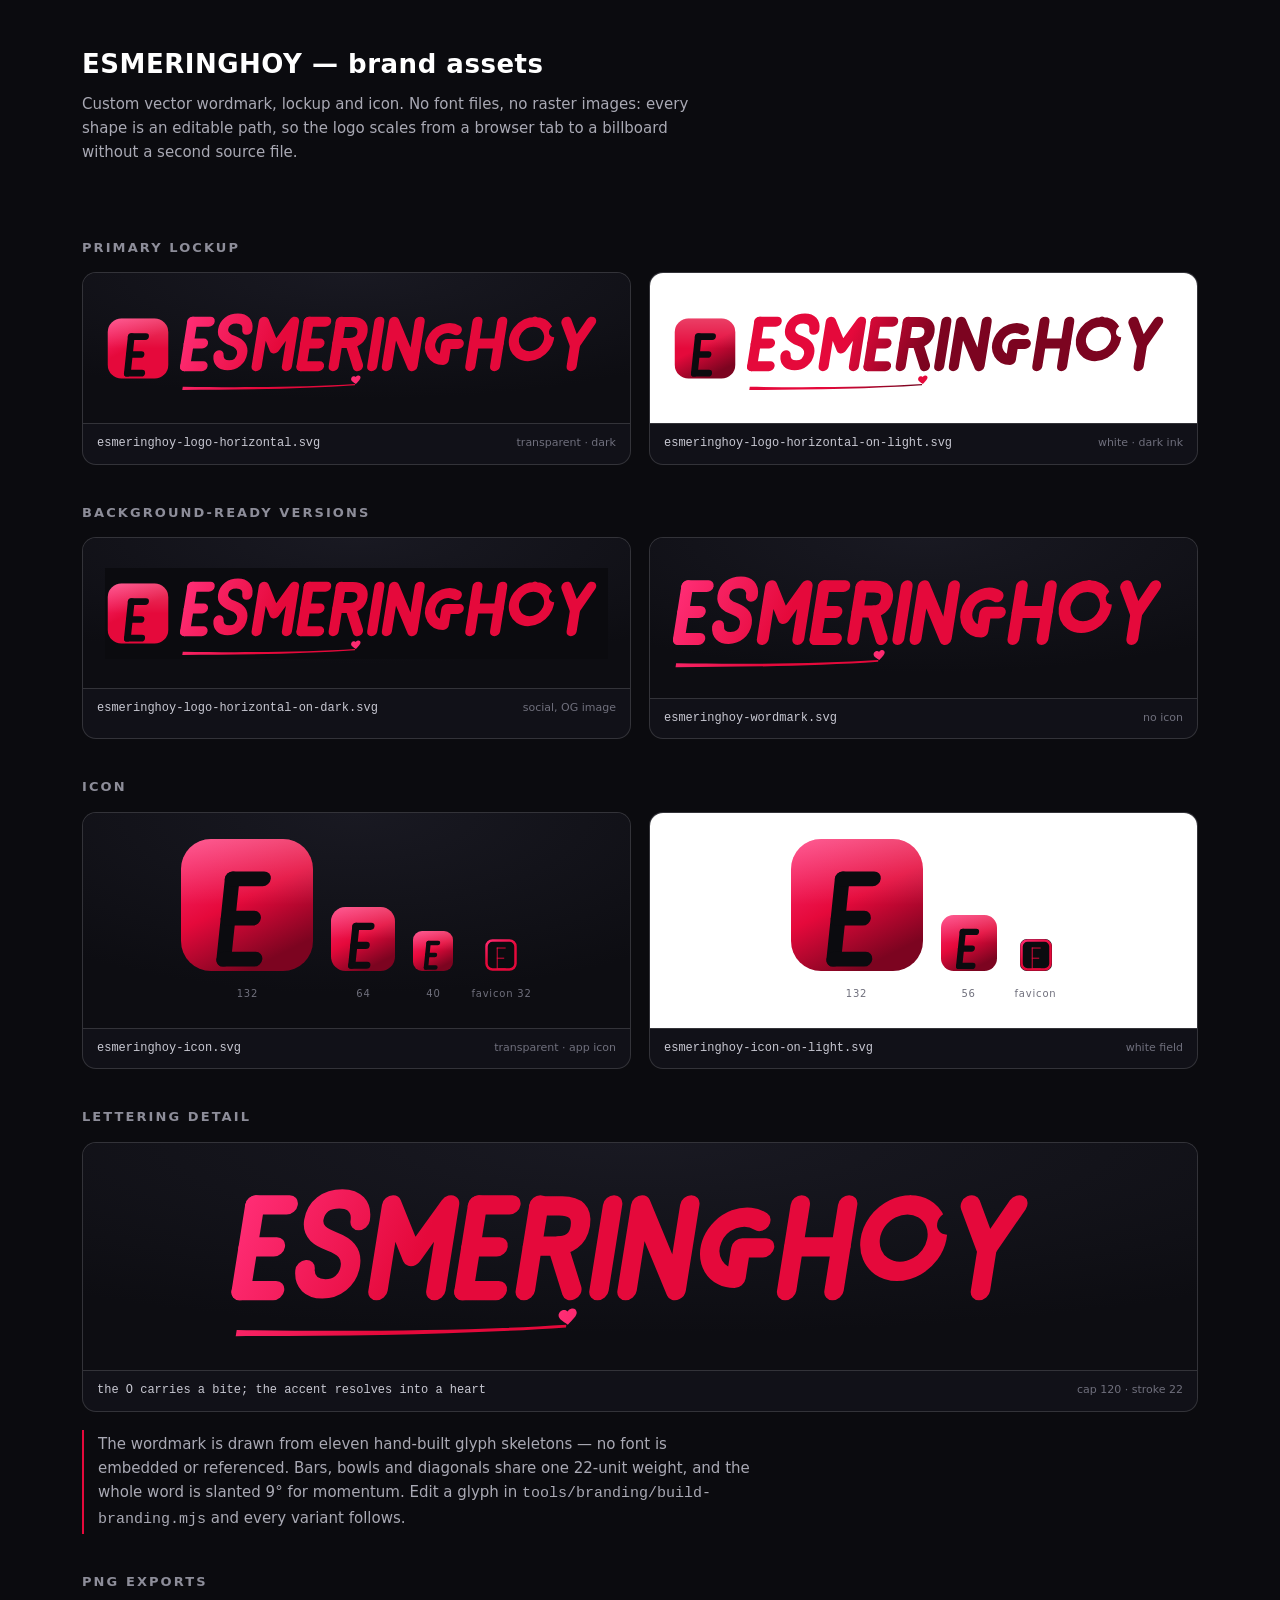
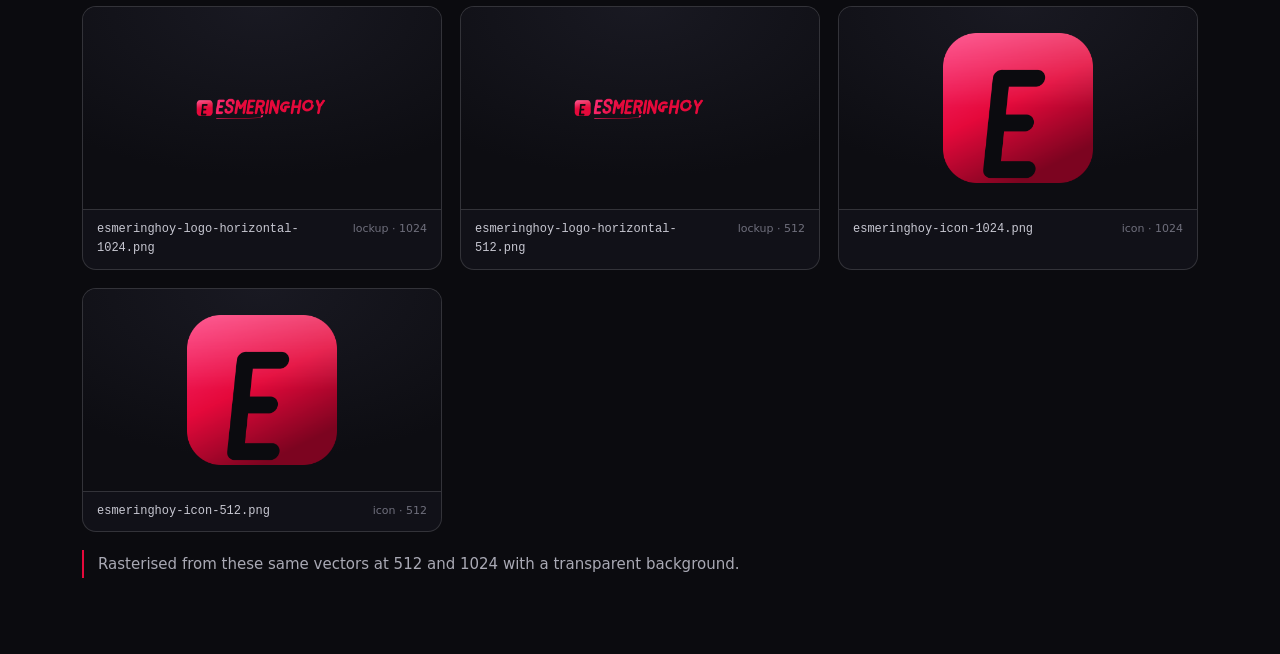
<file: assets/branding/preview.html>
<!doctype html>
<html lang="en">
<head>
<meta charset="utf-8">
<meta name="viewport" content="width=device-width, initial-scale=1">
<title>ESMERINGHOY — brand assets</title>
<style>
  :root { --ink:#0B0B0F; --crimson:#E5093B; --pink:#FF2D75; --line:rgba(255,255,255,.14); }
  * { box-sizing:border-box; }
  body { margin:0; background:var(--ink); color:#fff;
         font:15px/1.6 ui-sans-serif,system-ui,"Segoe UI",Roboto,sans-serif; }
  header { padding:44px 32px 10px; max-width:1180px; margin:0 auto; }
  h1 { margin:0 0 6px; font-size:26px; letter-spacing:.02em; }
  p.lede { margin:0; color:#a9a9b4; max-width:64ch; }
  main { max-width:1180px; margin:0 auto; padding:26px 32px 80px; }
  h2 { font-size:13px; letter-spacing:.16em; text-transform:uppercase;
       color:#8d8d99; margin:38px 0 14px; font-weight:600; }
  .grid { display:grid; gap:18px; grid-template-columns:repeat(auto-fit,minmax(300px,1fr)); }
  .card { border:1px solid var(--line); border-radius:14px; overflow:hidden;
          background:#111118; }
  .card .stage { display:flex; align-items:center; justify-content:center;
                 padding:26px 22px; min-height:150px; }
  .stage.dark { background:radial-gradient(120% 120% at 50% 0%,#191922 0%,#0d0d12 70%); }
  .stage.light { background:#fff; }
  .stage img { max-width:100%; height:auto; }
  .meta { border-top:1px solid var(--line); padding:10px 14px;
          display:flex; align-items:baseline; justify-content:space-between; gap:12px; }
  .meta code { font-size:12px; color:#c8c8d2; }
  .meta span { font-size:11px; color:#6f6f7c; white-space:nowrap; }
  .sizes { display:flex; align-items:flex-end; gap:18px; flex-wrap:wrap; }
  .sizes figure { margin:0; text-align:center; }
  .sizes figcaption { font-size:10px; color:#6f6f7c; margin-top:8px; letter-spacing:.08em; }
  .note { border-left:2px solid var(--crimson); padding:2px 0 2px 14px; color:#a9a9b4;
          max-width:70ch; margin:18px 0 0; }
  .pairs { display:grid; gap:18px; grid-template-columns:repeat(auto-fit,minmax(280px,1fr)); }
</style>
</head>
<body>
<header>
  <h1>ESMERINGHOY — brand assets</h1>
  <p class="lede">Custom vector wordmark, lockup and icon. No font files, no raster
  images: every shape is an editable path, so the logo scales from a browser tab
  to a billboard without a second source file.</p>
</header>
<main>

  <h2>Primary lockup</h2>
  <div class="grid">
    <div class="card">
      <div class="stage dark"><img src="esmeringhoy-logo-horizontal.svg" alt="ESMERINGHOY horizontal logo" width="620"></div>
      <div class="meta"><code>esmeringhoy-logo-horizontal.svg</code><span>transparent · dark</span></div>
    </div>
    <div class="card">
      <div class="stage light"><img src="esmeringhoy-logo-horizontal-on-light.svg" alt="ESMERINGHOY logo for light backgrounds" width="620"></div>
      <div class="meta"><code>esmeringhoy-logo-horizontal-on-light.svg</code><span>white · dark ink</span></div>
    </div>
  </div>

  <h2>Background-ready versions</h2>
  <div class="pairs">
    <div class="card">
      <div class="stage dark"><img src="esmeringhoy-logo-horizontal-on-dark.svg" alt="Logo on ink background" width="560"></div>
      <div class="meta"><code>esmeringhoy-logo-horizontal-on-dark.svg</code><span>social, OG image</span></div>
    </div>
    <div class="card">
      <div class="stage dark"><img src="esmeringhoy-wordmark.svg" alt="Wordmark only" width="560"></div>
      <div class="meta"><code>esmeringhoy-wordmark.svg</code><span>no icon</span></div>
    </div>
  </div>

  <h2>Icon</h2>
  <div class="grid">
    <div class="card">
      <div class="stage dark">
        <div class="sizes">
          <figure><img src="esmeringhoy-icon.svg" alt="Icon" width="132"><figcaption>132</figcaption></figure>
          <figure><img src="esmeringhoy-icon.svg" alt="" width="64"><figcaption>64</figcaption></figure>
          <figure><img src="esmeringhoy-icon.svg" alt="" width="40"><figcaption>40</figcaption></figure>
          <figure><img src="favicon.svg" alt="Favicon" width="32"><figcaption>favicon 32</figcaption></figure>
        </div>
      </div>
      <div class="meta"><code>esmeringhoy-icon.svg</code><span>transparent · app icon</span></div>
    </div>
    <div class="card">
      <div class="stage light">
        <div class="sizes">
          <figure><img src="esmeringhoy-icon-on-light.svg" alt="Icon on white" width="132"><figcaption>132</figcaption></figure>
          <figure><img src="esmeringhoy-icon-on-light.svg" alt="" width="56"><figcaption>56</figcaption></figure>
          <figure><img src="favicon.svg" alt="" width="32"><figcaption>favicon</figcaption></figure>
        </div>
      </div>
      <div class="meta"><code>esmeringhoy-icon-on-light.svg</code><span>white field</span></div>
    </div>
  </div>

  <h2>Lettering detail</h2>
  <div class="card">
    <div class="stage dark"><img src="esmeringhoy-wordmark.svg" alt="Wordmark detail" width="820"></div>
    <div class="meta"><code>the O carries a bite; the accent resolves into a heart</code><span>cap 120 · stroke 22</span></div>
  </div>
  <p class="note">The wordmark is drawn from eleven hand-built glyph skeletons — no font
  is embedded or referenced. Bars, bowls and diagonals share one 22-unit weight,
  and the whole word is slanted 9° for momentum. Edit a glyph in
  <code>tools/branding/build-branding.mjs</code> and every variant follows.</p>

  <h2>PNG exports</h2>
  <div class="grid" id="pngs"></div>
  <p class="note">Rasterised from these same vectors at 512 and 1024 with a
  transparent background.</p>
</main>
<script>
  /* List the PNG exports that exist next to this page, without hard-coding a
     name that a rename would silently break. */
  var pngs = [
    ["esmeringhoy-logo-horizontal-1024.png", "lockup · 1024"],
    ["esmeringhoy-logo-horizontal-512.png", "lockup · 512"],
    ["esmeringhoy-icon-1024.png", "icon · 1024"],
    ["esmeringhoy-icon-512.png", "icon · 512"]
  ];
  var host = document.getElementById("pngs");
  pngs.forEach(function (p) {
    var card = document.createElement("div");
    card.className = "card";
    card.innerHTML = '<div class="stage dark"><img src="' + p[0] + '" alt="' + p[1] +
      '" style="max-height:150px"></div><div class="meta"><code>' + p[0] +
      "</code><span>" + p[1] + "</span></div>";
    var img = card.querySelector("img");
    img.onerror = function () { card.remove(); };
    host.appendChild(card);
  });
</script>
</body>
</html>
</file>
<file: style.css>
:root {
  --bg-color: #0b0b10;
  --bg-elevated: #15151d;
  --card-bg: #15151d;
  --card-bg-hover: #1c1c26;
  --accent: #ff2e63;
  --accent-2: #ff8a00;
  --accent-grad: linear-gradient(135deg, var(--accent), var(--accent-2));
  --text-main: #f4f4f7;
  --text-muted: #9a9aa8;
  --border-color: #262633;
  --radius: 10px;
}

* {
  box-sizing: border-box;
  margin: 0;
  padding: 0;
  font-family: 'Segoe UI', Tahoma, Geneva, Verdana, sans-serif;
}

[hidden] { display: none !important; }

body {
  background-color: var(--bg-color);
  color: var(--text-main);
  min-height: 100vh;
  padding-bottom: 60px;
}

html.age-locked body {
  overflow: hidden;
}

a { color: inherit; }

/* ---------------- Header ---------------- */
header {
  background: linear-gradient(to bottom, rgba(8, 8, 12, 0.98), rgba(11, 11, 16, 0.94));
  border-bottom: 1px solid var(--border-color);
  position: sticky;
  top: 0;
  z-index: 100;
  backdrop-filter: blur(8px);
}

.brand-row {
  display: flex;
  justify-content: space-between;
  align-items: center;
  gap: 20px;
  padding: 16px 32px 12px;
}

header h1 {
  font-size: 1.85rem;
  font-weight: 800;
  letter-spacing: 3px;
  text-transform: uppercase;
  background: var(--accent-grad);
  -webkit-background-clip: text;
  background-clip: text;
  color: transparent;
}

header h1 a { text-decoration: none; }

/* The wordmark is an image, not styled text: the custom lettering lives in
   assets/branding and stays editable as SVG. */
header h1.brand-heading {
  background: none;
  -webkit-background-clip: border-box;
  background-clip: border-box;
  color: var(--text-main);
  letter-spacing: normal;
  line-height: 0;
}

.brand-logo {
  display: block;
  height: 44px;
  width: auto;
  max-width: 100%;
}

.search-container {
  display: flex;
  align-items: center;
  gap: 10px;
  flex-wrap: wrap;
}

#search-input {
  background-color: #1a1a24;
  color: var(--text-main);
  border: 1px solid var(--border-color);
  padding: 10px 18px;
  border-radius: 22px;
  font-size: 0.95rem;
  outline: none;
  width: 260px;
  transition: border-color 0.25s ease, box-shadow 0.25s ease, width 0.25s ease;
}

#search-input:focus {
  border-color: var(--accent);
  box-shadow: 0 0 0 3px rgba(255, 46, 99, 0.18);
  width: 300px;
}

#sort-select {
  background-color: #1a1a24;
  color: var(--text-main);
  border: 1px solid var(--border-color);
  padding: 10px 14px;
  border-radius: 22px;
  font-size: 0.9rem;
  outline: none;
  cursor: pointer;
}

#sort-select:focus { border-color: var(--accent); }

.back-btn {
  color: var(--text-main);
  text-decoration: none;
  background-color: #1a1a24;
  padding: 9px 16px;
  border-radius: 22px;
  border: 1px solid var(--border-color);
  font-size: 0.9rem;
  transition: background 0.25s ease, border-color 0.25s ease;
}

.back-btn:hover {
  background: var(--accent-grad);
  border-color: transparent;
  color: #fff;
}

/* ---------------- Category nav ---------------- */
.category-nav {
  display: flex;
  gap: 6px;
  padding: 0 26px 10px;
  overflow-x: auto;
  scrollbar-width: none;
}

.category-nav::-webkit-scrollbar { display: none; }

.cat-link {
  flex: 0 0 auto;
  text-decoration: none;
  color: var(--text-muted);
  font-size: 0.9rem;
  font-weight: 600;
  padding: 7px 14px;
  border-radius: 18px;
  border: 1px solid transparent;
  transition: all 0.2s ease;
  white-space: nowrap;
}

.cat-link:hover {
  color: var(--text-main);
  background-color: var(--card-bg);
}

.cat-link.active {
  color: #fff;
  background: var(--accent-grad);
}

/* ---------------- Results bar ---------------- */
.results-bar {
  max-width: 1440px;
  margin: 22px auto 0;
  padding: 0 32px;
  display: flex;
  justify-content: space-between;
  align-items: center;
  color: var(--text-muted);
  font-size: 0.9rem;
}

.rta-label {
  font-size: 0.75rem;
  letter-spacing: 1px;
  text-transform: uppercase;
  border: 1px solid var(--border-color);
  border-radius: 12px;
  padding: 4px 10px;
}

/* ---------------- Grid ---------------- */
.container {
  max-width: 1440px;
  margin: 18px auto 0;
  padding: 0 32px;
  display: grid;
  grid-template-columns: repeat(4, 1fr);
  gap: 22px;
}

.video-card {
  background-color: var(--card-bg);
  border-radius: var(--radius);
  overflow: hidden;
  border: 1px solid var(--border-color);
  transition: transform 0.25s ease, box-shadow 0.25s ease, border-color 0.25s ease, background 0.25s ease;
  display: flex;
  flex-direction: column;
}

.video-card.clickable { cursor: pointer; }

.video-card:hover,
.video-card:focus-visible {
  transform: translateY(-6px);
  background-color: var(--card-bg-hover);
  border-color: #3a3a4a;
  box-shadow: 0 14px 28px rgba(0, 0, 0, 0.75), 0 0 18px rgba(255, 46, 99, 0.18);
  outline: none;
}

.thumb {
  position: relative;
  width: 100%;
  padding-bottom: 56.25%; /* 16:9 */
  background-color: #0d0d13;
  overflow: hidden;
}

.poster {
  position: absolute;
  inset: 0;
  width: 100%;
  height: 100%;
  object-fit: cover;
  display: block;
  transition: transform 0.35s ease;
}

.video-card:hover .poster { transform: scale(1.06); }

.badge {
  position: absolute;
  font-size: 0.7rem;
  font-weight: 700;
  letter-spacing: 0.5px;
  padding: 3px 7px;
  border-radius: 5px;
  background: rgba(0, 0, 0, 0.78);
  color: #fff;
}

.badge.quality {
  top: 8px;
  left: 8px;
  background: var(--accent-grad);
  text-transform: uppercase;
}

.badge.duration {
  bottom: 8px;
  right: 8px;
  font-variant-numeric: tabular-nums;
}

.thumb-overlay {
  position: absolute;
  inset: 0;
  display: flex;
  align-items: center;
  justify-content: center;
  background: rgba(8, 8, 12, 0.35);
  opacity: 0;
  transition: opacity 0.25s ease;
}

.video-card:hover .thumb-overlay { opacity: 1; }

.play-icon {
  width: 52px;
  height: 52px;
  border-radius: 50%;
  display: grid;
  place-items: center;
  font-size: 1.1rem;
  color: #fff;
  background: var(--accent-grad);
  padding-left: 4px;
  box-shadow: 0 6px 18px rgba(255, 46, 99, 0.45);
}

.video-info {
  padding: 12px 14px 14px;
  display: flex;
  flex-direction: column;
  gap: 8px;
}

.video-title {
  font-size: 0.98rem;
  font-weight: 600;
  line-height: 1.3;
  color: var(--text-main);
  display: -webkit-box;
  -webkit-line-clamp: 2;
  -webkit-box-orient: vertical;
  overflow: hidden;
}

.video-meta {
  display: flex;
  flex-wrap: wrap;
  gap: 10px;
  font-size: 0.78rem;
  color: var(--text-muted);
}

.tag-chip {
  align-self: flex-start;
  font-size: 0.72rem;
  font-weight: 600;
  text-decoration: none;
  color: var(--text-muted);
  background-color: #20202b;
  border: 1px solid var(--border-color);
  padding: 3px 10px;
  border-radius: 12px;
  transition: all 0.2s ease;
}

.tag-chip:hover {
  color: #fff;
  background: var(--accent-grad);
  border-color: transparent;
}

/* ---------------- Player page ---------------- */
.player-wrapper {
  max-width: 1000px;
  margin: 26px auto;
  padding: 0 22px;
}

.player-heading {
  display: flex;
  align-items: center;
  gap: 12px;
  margin: 20px 0 10px;
}

/* Title and description sit under the player, not above it. */
.video-description {
  max-width: 78ch;
  margin-bottom: 14px;
  color: var(--text-muted);
  font-size: 0.95rem;
  line-height: 1.65;
}

.engagement-bar {
  display: flex;
  align-items: center;
  justify-content: space-between;
  flex-wrap: wrap;
  gap: 12px;
  margin: 4px 0 22px;
  padding-bottom: 16px;
  border-bottom: 1px solid var(--border-color);
}

.live-views {
  display: inline-flex;
  align-items: center;
  gap: 8px;
  color: var(--text-muted);
  font-size: 0.85rem;
  letter-spacing: 0.3px;
}

.live-views::before {
  content: "";
  width: 7px;
  height: 7px;
  border-radius: 50%;
  background-color: #3ddc84;
  box-shadow: 0 0 0 4px rgba(61, 220, 132, 0.14);
  animation: live-pulse 2s ease-in-out infinite;
}

@keyframes live-pulse {
  0%, 100% { box-shadow: 0 0 0 4px rgba(61, 220, 132, 0.14); }
  50% { box-shadow: 0 0 0 7px rgba(61, 220, 132, 0.04); }
}

.vote-bar {
  display: flex;
  gap: 8px;
}

.vote-btn {
  display: inline-flex;
  align-items: center;
  gap: 8px;
  padding: 8px 14px;
  border: 1px solid var(--border-color);
  border-radius: 999px;
  background-color: var(--card-bg);
  color: var(--text-main);
  font-size: 0.85rem;
  font-weight: 600;
  cursor: pointer;
  transition: background 0.18s ease, border-color 0.18s ease, color 0.18s ease;
}

.vote-btn:hover {
  background-color: var(--card-bg-hover);
  border-color: var(--accent);
}

.vote-btn:focus-visible {
  outline: 2px solid var(--accent);
  outline-offset: 2px;
}

.vote-btn.active {
  border-color: var(--accent);
  color: #fff;
  background-color: rgba(255, 46, 99, 0.2);
}

.vote-count {
  min-width: 1.5em;
  padding: 1px 6px;
  border-radius: 999px;
  background-color: rgba(255, 255, 255, 0.08);
  font-size: 0.78rem;
  text-align: center;
}

.vote-btn.active .vote-count {
  background-color: rgba(255, 46, 99, 0.3);
}

.featured-title {
  font-size: 1.7rem;
  line-height: 1.2;
}

.player-heading .badge.quality {
  position: static;
}

/* ---------------- Native video player ---------------- */
.video-container {
  position: relative;
  width: 100%;
  aspect-ratio: 16 / 9;
  background-color: #000;
  border-radius: var(--radius);
  overflow: hidden;
  border: 1px solid var(--border-color);
}

.vp-video {
  display: block;
  width: 100%;
  height: 100%;
  object-fit: contain;
  background-color: #000;
  cursor: pointer;
}

.vp-message {
  position: absolute;
  inset: 0;
  display: grid;
  place-items: center;
  text-align: center;
  padding: 20px;
  color: var(--text-muted);
  font-size: 0.95rem;
  letter-spacing: 1px;
  text-transform: uppercase;
  background:
    radial-gradient(circle at 50% 40%, rgba(255, 46, 99, 0.14), transparent 60%),
    #08080c;
}

/* ---- playback failure ---- */
/* A diagnosis is prose, not a label: sentence case, readable line length, and
   the one line a site owner needs (the code) set apart from the one a viewer
   needs (what to do). */
.vp-message.has-failure {
  padding: 28px;
  text-transform: none;
  letter-spacing: normal;
  overflow: auto;
}

.vp-failure {
  display: flex;
  flex-direction: column;
  align-items: center;
  gap: 9px;
  max-width: 36rem;
  margin: 0 auto;
}

.vp-failure-title {
  font-size: 1.05rem;
  font-weight: 700;
  color: var(--text-main);
}

.vp-failure-detail {
  font-size: 0.92rem;
  line-height: 1.55;
  color: var(--text-muted);
}

.vp-failure-hint {
  font-size: 0.88rem;
  line-height: 1.55;
  color: var(--accent-2);
}

.vp-failure-op {
  font-family: ui-monospace, SFMono-Regular, Menlo, Consolas, monospace;
  font-size: 0.72rem;
  line-height: 1.5;
  color: #8a8a99;
  background-color: rgba(255, 255, 255, 0.035);
  border: 1px solid var(--border-color);
  border-radius: 6px;
  padding: 6px 9px;
  max-width: 100%;
  overflow-wrap: anywhere;
  text-align: left;
}

.vp-failure .btn-ghost { margin-top: 4px; }

/* ---- control bar ---- */
.vp-controls {
  position: absolute;
  left: 0;
  right: 0;
  bottom: 0;
  display: flex;
  align-items: center;
  gap: 10px;
  padding: 10px 14px calc(10px + env(safe-area-inset-bottom));
  background: linear-gradient(to top, rgba(0, 0, 0, 0.88), rgba(0, 0, 0, 0.45) 55%, transparent);
  transition: opacity 0.25s ease, transform 0.25s ease;
}

.video-container.controls-hidden .vp-controls {
  opacity: 0;
  transform: translateY(8px);
  pointer-events: none;
}

.vp-btn {
  flex: 0 0 auto;
  display: grid;
  place-items: center;
  width: 40px;
  height: 40px;
  padding: 0;
  border: 0;
  border-radius: 50%;
  background: transparent;
  color: #fff;
  cursor: pointer;
  transition: background 0.18s ease, transform 0.12s ease;
}

.vp-btn:hover { background: rgba(255, 255, 255, 0.16); }
.vp-btn:active { transform: scale(0.94); }
.vp-btn:focus-visible { outline: 2px solid #fff; outline-offset: 2px; }

.vp-btn .ico {
  width: 20px;
  height: 20px;
  fill: currentColor;
  display: none;
}

/* Only the icon matching the current player state is shown. */
.video-container:not(.is-playing) .vp-play .ico-play { display: block; }
.video-container.is-playing .vp-play .ico-pause { display: block; }
.video-container:not(.is-muted) .vp-mute .ico-volon { display: block; }
.video-container.is-muted .vp-mute .ico-voloff { display: block; }
.video-container:not(.is-fullscreen) .vp-full .ico-fs { display: block; }
.video-container.is-fullscreen .vp-full .ico-fsexit { display: block; }

/* ---- seek bar (filled portion driven by --progress) ---- */
.vp-seek {
  flex: 1 1 auto;
  min-width: 0;
  height: 4px;
  margin: 0;
  border-radius: 3px;
  cursor: pointer;
  appearance: none;
  -webkit-appearance: none;
  background: linear-gradient(
    to right,
    #fff 0%, #fff var(--progress, 0%),
    rgba(255, 255, 255, 0.32) var(--progress, 0%), rgba(255, 255, 255, 0.32) 100%
  );
}

.vp-seek:disabled { opacity: 0.5; cursor: default; }

.vp-seek::-webkit-slider-thumb {
  -webkit-appearance: none;
  appearance: none;
  width: 13px;
  height: 13px;
  border: 0;
  border-radius: 50%;
  background: #fff;
  box-shadow: 0 0 4px rgba(0, 0, 0, 0.6);
}

.vp-seek::-moz-range-thumb {
  width: 13px;
  height: 13px;
  border: 0;
  border-radius: 50%;
  background: #fff;
}

.vp-seek::-moz-range-track {
  height: 4px;
  border-radius: 3px;
  background: transparent;
}

.vp-time {
  flex: 0 0 auto;
  color: #fff;
  font-size: 0.82rem;
  font-variant-numeric: tabular-nums;
  white-space: nowrap;
  opacity: 0.95;
}

/* ---- fullscreen ---- */
.video-container.is-fullscreen {
  border: 0;
  border-radius: 0;
  aspect-ratio: auto;
  height: 100%;
}

body.has-fullscreen { overflow: hidden; }

.video-details {
  display: flex;
  justify-content: space-between;
  align-items: center;
  flex-wrap: wrap;
  gap: 14px;
  margin-top: 16px;
  padding-bottom: 16px;
  border-bottom: 1px solid var(--border-color);
}

.video-details .video-meta { font-size: 0.85rem; }

.tag-list {
  display: flex;
  flex-wrap: wrap;
  gap: 8px;
}

.player-note {
  margin-top: 14px;
  font-size: 0.85rem;
  color: var(--text-muted);
  background-color: var(--card-bg);
  border: 1px dashed var(--border-color);
  border-radius: 8px;
  padding: 10px 14px;
}

.suggestions-section {
  max-width: 1440px;
  margin: 40px auto 0;
  border-top: 1px solid var(--border-color);
  padding-top: 26px;
}

.section-heading {
  padding: 0 32px;
  color: var(--text-muted);
  font-size: 1.1rem;
  text-transform: uppercase;
  letter-spacing: 1px;
}

.suggestions-section .container { margin-top: 18px; }

/* ---------------- Clips + gallery ---------------- */
.clip-section,
.gallery-section { margin-top: 18px; }

.section-label {
  display: flex;
  align-items: center;
  gap: 8px;
  margin-bottom: 10px;
  font-size: 0.78rem;
  font-weight: 700;
  letter-spacing: 1.2px;
  text-transform: uppercase;
  color: var(--text-muted);
}

.section-count {
  display: inline-grid;
  place-items: center;
  min-width: 22px;
  height: 20px;
  padding: 0 7px;
  border-radius: 10px;
  background-color: #20202b;
  border: 1px solid var(--border-color);
  color: var(--text-main);
  font-size: 0.7rem;
  letter-spacing: 0;
}

/* ---- part buttons under the player ---- */
.clip-strip {
  display: flex;
  gap: 8px;
  overflow-x: auto;
  padding: 2px 2px 10px;
  scrollbar-width: thin;
  scrollbar-color: #33334a transparent;
}

.clip-strip::-webkit-scrollbar { height: 6px; }
.clip-strip::-webkit-scrollbar-thumb { background-color: #33334a; border-radius: 3px; }

.clip-btn {
  flex: 0 0 auto;
  min-width: 46px;
  padding: 8px 14px;
  border-radius: 20px;
  border: 1px solid var(--border-color);
  background-color: #1a1a24;
  color: var(--text-main);
  font-size: 0.84rem;
  font-weight: 600;
  font-variant-numeric: tabular-nums;
  cursor: pointer;
  transition: background 0.18s ease, border-color 0.18s ease, color 0.18s ease, transform 0.12s ease;
}

.clip-btn:hover {
  border-color: var(--accent);
  background-color: var(--card-bg-hover);
}

.clip-btn:active { transform: scale(0.96); }

.clip-btn.active {
  background: var(--accent-grad);
  border-color: transparent;
  color: #fff;
  box-shadow: 0 4px 14px rgba(255, 46, 99, 0.35);
}

.clip-btn:focus-visible {
  outline: 2px solid var(--accent);
  outline-offset: 2px;
}

/* ---- photo gallery ---- */
.gallery-grid {
  display: grid;
  grid-template-columns: repeat(auto-fill, minmax(112px, 1fr));
  gap: 8px;
}

.gallery-item {
  position: relative;
  padding: 0;
  border: 1px solid var(--border-color);
  border-radius: 8px;
  background-color: #0d0d13;
  overflow: hidden;
  aspect-ratio: 1 / 1;
  cursor: zoom-in;
  transition: border-color 0.2s ease, box-shadow 0.2s ease, transform 0.2s ease;
}

.gallery-item:focus-visible {
  outline: 2px solid var(--accent);
  outline-offset: 2px;
}

.gallery-img {
  display: block;
  width: 100%;
  height: 100%;
  object-fit: cover;
  transition: filter 0.25s ease, transform 0.3s ease;
}

.gallery-item:hover {
  border-color: var(--accent);
  box-shadow: 0 8px 20px rgba(0, 0, 0, 0.6);
  transform: translateY(-2px);
}

.gallery-item:hover .gallery-img { transform: scale(1.05); }

/* Hovering one photo blurs and dims its neighbours, so the one under the
   pointer is the only thing in focus. */
.gallery-grid:hover .gallery-item:not(:hover) .gallery-img {
  filter: blur(2.5px) brightness(0.5);
  transform: scale(0.97);
}

/* ---- full-screen photo viewer ---- */
body.has-lightbox { overflow: hidden; }

.lightbox {
  position: fixed;
  inset: 0;
  z-index: 5000;
  display: grid;
  place-items: center;
  padding: 56px 72px;
  background: rgba(6, 6, 10, 0.72);
  -webkit-backdrop-filter: blur(18px) saturate(120%);
  backdrop-filter: blur(18px) saturate(120%);
  cursor: zoom-out;
}

.lightbox-img {
  max-width: 100%;
  max-height: 100%;
  object-fit: contain;
  border-radius: 8px;
  box-shadow: 0 24px 70px rgba(0, 0, 0, 0.8);
  cursor: default;
}

.lightbox-caption {
  position: absolute;
  left: 0;
  right: 0;
  bottom: 20px;
  text-align: center;
  color: var(--text-muted);
  font-size: 0.82rem;
  letter-spacing: 0.5px;
  pointer-events: none;
}

.lightbox-close,
.lightbox-nav {
  position: absolute;
  display: grid;
  place-items: center;
  width: 44px;
  height: 44px;
  border: 1px solid var(--border-color);
  border-radius: 50%;
  background-color: rgba(20, 20, 28, 0.82);
  color: #fff;
  font-size: 1.4rem;
  line-height: 1;
  cursor: pointer;
  transition: background 0.18s ease, border-color 0.18s ease, transform 0.12s ease;
}

.lightbox-close:hover,
.lightbox-nav:hover {
  background: var(--accent-grad);
  border-color: transparent;
}

.lightbox-close:active,
.lightbox-nav:active { transform: scale(0.94); }

.lightbox-close {
  top: 16px;
  right: 16px;
  font-size: 1.6rem;
}

.lightbox-nav {
  top: 50%;
  transform: translateY(-50%);
  font-size: 2rem;
  padding-bottom: 4px;
}

.lightbox-nav:active { transform: translateY(-50%) scale(0.94); }
.lightbox-prev { left: 16px; }
.lightbox-next { right: 16px; }

@media (max-width: 640px) {
  .gallery-grid { grid-template-columns: repeat(auto-fill, minmax(96px, 1fr)); gap: 6px; }
  .lightbox { padding: 60px 14px 48px; }
  .lightbox-nav { top: auto; bottom: 14px; transform: none; width: 38px; height: 38px; }
  .lightbox-nav:active { transform: scale(0.94); }
  .lightbox-prev { left: 14px; }
  .lightbox-next { right: 14px; }
  .lightbox-caption { bottom: 22px; }
}

/* ---------------- Section headers, more like this, comments ---------------- */
.section-head {
  display: flex;
  align-items: center;
  justify-content: space-between;
  gap: 12px;
  flex-wrap: wrap;
  margin-bottom: 10px;
}

.section-head .section-label { margin-bottom: 0; }

.section-toggle {
  flex: 0 0 auto;
  padding: 7px 14px;
  border-radius: 18px;
  border: 1px solid var(--border-color);
  background-color: #1a1a24;
  color: var(--text-main);
  font-size: 0.8rem;
  font-weight: 600;
  cursor: pointer;
  transition: background 0.18s ease, border-color 0.18s ease, color 0.18s ease;
}

.section-toggle:hover {
  border-color: var(--accent);
  background-color: var(--card-bg-hover);
}

.section-toggle:focus-visible {
  outline: 2px solid var(--accent);
  outline-offset: 2px;
}

.more-section { margin-top: 24px; }

.more-grid {
  display: grid;
  grid-template-columns: repeat(4, minmax(0, 1fr));
  gap: 14px;
  margin-top: 10px;
}

@media (max-width: 900px) {
  .more-grid { grid-template-columns: repeat(3, minmax(0, 1fr)); }
}

@media (max-width: 700px) {
  .more-grid { grid-template-columns: repeat(2, minmax(0, 1fr)); gap: 10px; }
}

/* ---- comments ---- */
.comments-section { margin-top: 24px; }

.comments-panel {
  background-color: var(--card-bg);
  border: 1px solid var(--border-color);
  border-radius: 10px;
  padding: 16px;
}

.comment-identity label {
  display: block;
  font-size: 0.78rem;
  font-weight: 700;
  letter-spacing: 0.4px;
  text-transform: uppercase;
  color: var(--text-muted);
  margin-bottom: 6px;
}

.comment-name-row {
  display: flex;
  gap: 8px;
  flex-wrap: wrap;
}

.comment-name-row input {
  flex: 1 1 220px;
  min-width: 0;
  background-color: #1a1a24;
  color: var(--text-main);
  border: 1px solid var(--border-color);
  border-radius: 8px;
  padding: 9px 12px;
  font-size: 0.9rem;
  outline: none;
}

.comment-name-row input:focus {
  border-color: var(--accent);
  box-shadow: 0 0 0 3px rgba(255, 46, 99, 0.15);
}

.comment-hint {
  margin-top: 6px;
  font-size: 0.73rem;
  color: var(--text-muted);
}

.comment-compose { margin-top: 14px; }

.comment-compose textarea,
.comment-edit {
  width: 100%;
  resize: vertical;
  min-height: 78px;
  background-color: #1a1a24;
  color: var(--text-main);
  border: 1px solid var(--border-color);
  border-radius: 8px;
  padding: 10px 12px;
  font: inherit;
  font-size: 0.9rem;
  line-height: 1.5;
  outline: none;
}

.comment-compose textarea:focus,
.comment-edit:focus {
  border-color: var(--accent);
  box-shadow: 0 0 0 3px rgba(255, 46, 99, 0.15);
}

.comment-compose-actions {
  display: flex;
  align-items: center;
  justify-content: space-between;
  gap: 12px;
  flex-wrap: wrap;
  margin-top: 8px;
}

.comment-status { font-size: 0.8rem; color: var(--text-muted); }
.comment-status.ok { color: #63d29a; }
.comment-status.warn { color: var(--accent-2); }
.comment-status.error { color: #ff8a8a; }

.comment-list {
  display: flex;
  flex-direction: column;
  gap: 14px;
  margin-top: 18px;
}

.comment {
  border-top: 1px solid var(--border-color);
  padding-top: 12px;
}

.comment-head {
  display: flex;
  align-items: baseline;
  gap: 10px;
  flex-wrap: wrap;
}

.comment-name { font-size: 0.9rem; font-weight: 700; }
.comment-time { font-size: 0.74rem; color: var(--text-muted); }

.comment-you {
  font-size: 0.68rem;
  font-weight: 700;
  letter-spacing: 0.4px;
  text-transform: uppercase;
  color: var(--accent-2);
  border: 1px solid currentColor;
  border-radius: 999px;
  padding: 1px 7px;
}

.comment-body {
  margin-top: 6px;
  font-size: 0.9rem;
  line-height: 1.55;
  white-space: pre-wrap;
  overflow-wrap: anywhere;
}

.comment-actions {
  display: flex;
  justify-content: flex-end;
  gap: 10px;
  margin-top: 8px;
}

.comment-action {
  border: 0;
  background: none;
  padding: 2px 0;
  font-size: 0.78rem;
  color: var(--text-muted);
  cursor: pointer;
}

.comment-action:hover { color: var(--text-main); }
.comment-action.danger:hover { color: #ff8a8a; }

.comment-edit { margin-top: 8px; min-height: 70px; }
.comment-empty { font-size: 0.88rem; color: var(--text-muted); }

.btn-primary.small { padding: 7px 13px; font-size: 0.82rem; }

/* ---------------- Admin lock ---------------- */
html.admin-locked .site-content { display: none; }

.admin-lock {
  position: fixed;
  inset: 0;
  z-index: 10000;
  display: grid;
  place-items: center;
  padding: 24px;
  background:
    radial-gradient(circle at 50% 30%, rgba(255, 46, 99, 0.18), transparent 55%),
    rgba(6, 6, 10, 0.985);
  backdrop-filter: blur(6px);
}

.admin-lock-card {
  width: 100%;
  max-width: 380px;
  background-color: var(--bg-elevated);
  border: 1px solid var(--border-color);
  border-radius: 16px;
  padding: 30px 28px 24px;
  box-shadow: 0 24px 60px rgba(0, 0, 0, 0.7);
  text-align: center;
}

.admin-lock-badge {
  display: inline-block;
  font-size: 0.68rem;
  font-weight: 800;
  letter-spacing: 2px;
  text-transform: uppercase;
  color: #fff;
  background: var(--accent-grad);
  border-radius: 999px;
  padding: 5px 12px;
  margin-bottom: 16px;
}

.admin-lock-card h2 {
  font-size: 1.35rem;
  margin-bottom: 8px;
}

.admin-lock-card > p {
  font-size: 0.86rem;
  color: var(--text-muted);
  line-height: 1.55;
  margin-bottom: 16px;
}

.admin-lock-card input {
  width: 100%;
  background-color: #1a1a24;
  color: var(--text-main);
  border: 1px solid var(--border-color);
  border-radius: 8px;
  padding: 12px 14px;
  font-size: 1.1rem;
  letter-spacing: 6px;
  text-align: center;
  outline: none;
  margin-bottom: 12px;
}

.admin-lock-card input:focus {
  border-color: var(--accent);
  box-shadow: 0 0 0 3px rgba(255, 46, 99, 0.15);
}

.admin-lock-card .btn-primary { width: 100%; }

.admin-lock-error {
  color: #ff8a8a !important;
  font-size: 0.8rem !important;
  margin: -4px 0 12px !important;
}

/* ---------------- Footer ---------------- */
footer {
  max-width: 1440px;
  margin: 50px auto 0;
  padding: 24px 32px 0;
  border-top: 1px solid var(--border-color);
  color: var(--text-muted);
  font-size: 0.82rem;
  display: flex;
  flex-direction: column;
  gap: 8px;
}

footer code {
  background-color: #1a1a24;
  padding: 1px 6px;
  border-radius: 4px;
  font-size: 0.8rem;
}

.footer-note { opacity: 0.75; }

/* ---------------- Pagination ---------------- */
.pagination-container {
  display: flex;
  justify-content: center;
  align-items: center;
  gap: 8px;
  margin: 36px auto 20px;
  flex-wrap: wrap;
}

.page-btn {
  background-color: #1a1a24;
  color: var(--text-main);
  border: 1px solid var(--border-color);
  padding: 8px 15px;
  border-radius: 8px;
  cursor: pointer;
  font-size: 0.92rem;
  transition: all 0.2s ease;
}

.page-btn:hover:not(:disabled) {
  background: var(--accent-grad);
  border-color: transparent;
}

.page-btn.active {
  background: var(--accent-grad);
  border-color: transparent;
  font-weight: 700;
}

.page-btn:disabled {
  opacity: 0.35;
  cursor: not-allowed;
}

.page-gap { color: var(--text-muted); padding: 0 4px; }

.no-results {
  grid-column: 1 / -1;
  text-align: center;
  color: var(--text-muted);
  font-size: 1.1rem;
  padding: 60px 0;
}

/* ---------------- Age gate ---------------- */
#age-gate {
  position: fixed;
  inset: 0;
  z-index: 9999;
  display: grid;
  place-items: center;
  padding: 24px;
  background:
    radial-gradient(circle at 50% 30%, rgba(255, 46, 99, 0.18), transparent 55%),
    rgba(6, 6, 10, 0.985);
  backdrop-filter: blur(6px);
}

.age-gate-card {
  width: 100%;
  max-width: 520px;
  background-color: var(--bg-elevated);
  border: 1px solid var(--border-color);
  border-radius: 16px;
  padding: 34px 32px 26px;
  text-align: center;
  box-shadow: 0 24px 60px rgba(0, 0, 0, 0.7);
}

.age-gate-badge {
  display: inline-grid;
  place-items: center;
  width: 62px;
  height: 62px;
  margin: 0 auto 16px;
  border-radius: 50%;
  background: var(--accent-grad);
  color: #fff;
  font-weight: 800;
  font-size: 1.15rem;
  letter-spacing: 0.5px;
}

.age-gate-card h2 {
  font-size: 1.5rem;
  margin-bottom: 12px;
  letter-spacing: 0.5px;
}

.age-gate-card p {
  color: var(--text-muted);
  font-size: 0.92rem;
  line-height: 1.55;
}

.age-gate-actions {
  display: flex;
  flex-direction: column;
  gap: 10px;
  margin: 22px 0 14px;
}

.btn-primary,
.btn-ghost {
  border: none;
  border-radius: 10px;
  padding: 13px 18px;
  font-size: 0.98rem;
  font-weight: 700;
  cursor: pointer;
  transition: transform 0.15s ease, opacity 0.2s ease, background 0.2s ease;
}

.btn-primary {
  background: var(--accent-grad);
  color: #fff;
}

.btn-primary:hover { transform: translateY(-1px); }

.btn-ghost {
  background-color: transparent;
  color: var(--text-muted);
  border: 1px solid var(--border-color);
}

.btn-ghost:hover { color: var(--text-main); background-color: #1a1a24; }

.age-gate-fineprint { font-size: 0.75rem !important; opacity: 0.65; }

/* ---------------- Responsive ---------------- */
@media (max-width: 1100px) {
  .container { grid-template-columns: repeat(3, 1fr); }
}

@media (max-width: 820px) {
  .brand-row { flex-direction: column; align-items: stretch; }
  header h1 { text-align: center; }
  .brand-logo { height: 36px; margin: 0 auto; }
  .search-container { justify-content: center; }
  #search-input, #search-input:focus { width: 100%; }
  .container { grid-template-columns: repeat(2, 1fr); padding: 0 18px; gap: 16px; }
  .results-bar { padding: 0 18px; }
  .category-nav { padding: 0 14px 10px; }
  .section-heading { padding: 0 18px; }
  footer { padding: 20px 18px 0; }
  .featured-title { font-size: 1.35rem; }
}

@media (max-width: 480px) {
  /* Keep two columns on phones — the standard for a thumbnail grid. */
  .video-details { flex-direction: column; align-items: flex-start; }
}

/* Only the narrowest phones fall back to a single column. */
@media (max-width: 340px) {
  .container { grid-template-columns: 1fr; }
}

/* ==========================================================================
   Admin panel
   ========================================================================== */

.admin-page {
  background-color: var(--bg-color);
}

.admin-main {
  max-width: 1100px;
  margin: 26px auto 60px;
  padding: 0 22px;
}

.admin-badge {
  font-size: 0.72rem;
  font-weight: 800;
  letter-spacing: 1.5px;
  text-transform: uppercase;
  padding: 6px 12px;
  border-radius: 20px;
  color: #fff;
  background: var(--accent-grad);
}

.admin-bar {
  display: flex;
  justify-content: space-between;
  align-items: flex-start;
  flex-wrap: wrap;
  gap: 16px;
  margin-bottom: 18px;
}

.admin-title {
  font-size: 1.4rem;
  letter-spacing: 0.5px;
}

.admin-status {
  font-size: 0.85rem;
  color: var(--text-muted);
  margin-top: 4px;
}

.admin-status.dirty { color: var(--accent-2); }

.admin-actions {
  display: flex;
  flex-wrap: wrap;
  gap: 8px;
}

.publish-status {
  flex-basis: 100%;
  margin: 2px 0 0;
  color: var(--text-muted);
  font-size: 0.82rem;
  line-height: 1.5;
}

.publish-status:empty { display: none; }
.publish-status.ok { color: #63d29a; }
.publish-status.error { color: #ff8a8a; }

/* Numbered media links in the editor: Video 1, Video 2, Photo 1, … */
.link-list {
  display: flex;
  flex-direction: column;
  gap: 8px;
}

.link-row {
  display: grid;
  grid-template-columns: 66px minmax(0, 1fr) 34px;
  align-items: center;
  gap: 8px;
}

.link-row .link-label {
  color: var(--text-muted);
  font-size: 0.76rem;
  font-weight: 600;
  letter-spacing: 0.5px;
  text-transform: uppercase;
}

.link-row input {
  width: 100%;
  padding: 9px 11px;
  border: 1px solid var(--border-color);
  border-radius: 6px;
  background-color: var(--bg-color);
  color: var(--text-main);
  font-size: 0.88rem;
}

.link-row input:focus {
  outline: none;
  border-color: var(--accent);
  box-shadow: 0 0 0 2px rgba(255, 46, 99, 0.15);
}

.link-remove {
  width: 32px;
  height: 32px;
  padding: 0;
  border: 1px solid var(--border-color);
  border-radius: 6px;
  background-color: transparent;
  color: var(--text-muted);
  font-size: 1.15rem;
  line-height: 1;
  cursor: pointer;
}

.link-remove:hover {
  color: #ff8a8a;
  border-color: #5a2530;
  background-color: #2a1118;
}

.link-actions { margin-top: 8px; }

.btn-ghost.small {
  padding: 7px 13px;
  font-size: 0.82rem;
}

.btn-ghost.danger { color: #ff8a8a; }
.btn-ghost.danger:hover { color: #fff; background-color: #3a1620; }

.btn-ghost:disabled {
  opacity: 0.4;
  cursor: not-allowed;
  background-color: transparent;
  color: var(--text-muted);
}

.admin-note {
  background-color: var(--card-bg);
  border: 1px solid var(--border-color);
  border-left: 3px solid var(--accent);
  border-radius: 8px;
  padding: 14px 16px;
  font-size: 0.85rem;
  line-height: 1.6;
  color: var(--text-muted);
  margin-bottom: 22px;
}

.admin-note strong { color: var(--text-main); }
.admin-note em { color: var(--text-main); font-style: normal; font-weight: 600; }

/* Whether the deployed catalog.js really contains what this browser has. Saving
   a clip is not publishing it, and this line is the difference between the two:
   it sits right under the explanation and turns amber until they match. */
.publish-state {
  font-size: 0.85rem;
  line-height: 1.6;
  color: var(--text-muted);
  margin: -10px 0 22px;
}

.publish-state.ok { color: #63d29a; }
.publish-state.warn { color: var(--accent-2); }
.publish-state.neutral { color: var(--text-muted); }

.admin-row-meta .pill {
  padding: 1px 7px;
  border-radius: 999px;
  border: 1px solid currentColor;
  font-size: 0.7rem;
  letter-spacing: 0.4px;
  text-transform: uppercase;
  color: var(--accent-2);
}

/* ---- clip rows ---- */
.admin-list {
  display: flex;
  flex-direction: column;
  gap: 10px;
}

.admin-row {
  display: flex;
  align-items: center;
  gap: 14px;
  background-color: var(--card-bg);
  border: 1px solid var(--border-color);
  border-radius: var(--radius);
  padding: 10px 14px;
}

.admin-thumb {
  width: 108px;
  height: 61px;
  object-fit: cover;
  border-radius: 6px;
  background-color: #0d0d13;
  flex: 0 0 auto;
}

.admin-row-body { flex: 1 1 auto; min-width: 0; }

.admin-row-title {
  font-weight: 600;
  font-size: 0.98rem;
  margin-bottom: 5px;
  overflow: hidden;
  text-overflow: ellipsis;
  white-space: nowrap;
}

.admin-row-meta {
  display: flex;
  flex-wrap: wrap;
  gap: 12px;
  font-size: 0.78rem;
  color: var(--text-muted);
  margin-bottom: 7px;
}

.admin-row-meta code {
  background-color: #20202b;
  padding: 1px 6px;
  border-radius: 4px;
  font-size: 0.76rem;
}

.admin-row-tags {
  display: flex;
  flex-wrap: wrap;
  gap: 6px;
}

.admin-row-actions {
  display: flex;
  gap: 6px;
  flex: 0 0 auto;
}

.icon-btn {
  background-color: #1a1a24;
  color: var(--text-main);
  border: 1px solid var(--border-color);
  border-radius: 7px;
  min-width: 34px;
  height: 34px;
  padding: 0 10px;
  font-size: 0.85rem;
  cursor: pointer;
  transition: all 0.18s ease;
}

.icon-btn:hover:not(:disabled) { border-color: var(--accent); }
.icon-btn:disabled { opacity: 0.3; cursor: not-allowed; }
.icon-btn.del:hover { background-color: #3a1620; border-color: #ff5a5a; color: #fff; }
.icon-btn.edit { font-weight: 600; }

/* ---- editor ---- */
.editor-overlay {
  position: fixed;
  inset: 0;
  z-index: 500;
  display: grid;
  place-items: center;
  padding: 22px;
  background: rgba(6, 6, 10, 0.86);
  backdrop-filter: blur(4px);
  overflow-y: auto;
}

.editor-card {
  width: 100%;
  max-width: 720px;
  max-height: 92vh;
  overflow-y: auto;
  background-color: var(--bg-elevated);
  border: 1px solid var(--border-color);
  border-radius: 14px;
  padding: 24px 26px;
  box-shadow: 0 24px 60px rgba(0, 0, 0, 0.7);
}

.editor-card h2 {
  font-size: 1.25rem;
  margin-bottom: 18px;
}

.field { margin-bottom: 16px; }

.field label {
  display: block;
  font-size: 0.82rem;
  font-weight: 600;
  color: var(--text-muted);
  margin-bottom: 6px;
  letter-spacing: 0.3px;
}

.req { color: var(--accent); }

.field input,
.field textarea {
  width: 100%;
  background-color: #1a1a24;
  color: var(--text-main);
  border: 1px solid var(--border-color);
  border-radius: 8px;
  padding: 10px 13px;
  font-size: 0.92rem;
  font-family: inherit;
  outline: none;
  transition: border-color 0.2s ease, box-shadow 0.2s ease;
}

.field textarea {
  resize: vertical;
  min-height: 90px;
  line-height: 1.5;
}

.field input:focus,
.field textarea:focus {
  border-color: var(--accent);
  box-shadow: 0 0 0 3px rgba(255, 46, 99, 0.15);
}

.field-row {
  display: grid;
  grid-template-columns: repeat(2, 1fr);
  gap: 14px;
}

.field-row:has(> .field:nth-child(3)) {
  grid-template-columns: repeat(3, 1fr);
}

.field-hint {
  font-size: 0.76rem;
  color: var(--text-muted);
  margin: -2px 0 8px;
  line-height: 1.5;
}

.thumb-preview { margin-top: 10px; }

.thumb-preview img {
  width: 200px;
  max-width: 100%;
  aspect-ratio: 16 / 9;
  object-fit: cover;
  border-radius: 8px;
  border: 1px solid var(--border-color);
  display: block;
}

/* ---- media base URL ---- */
.admin-media {
  display: flex;
  align-items: flex-end;
  flex-wrap: wrap;
  gap: 10px;
  background-color: var(--card-bg);
  border: 1px solid var(--border-color);
  border-radius: 8px;
  padding: 14px 16px;
  margin-bottom: 22px;
}

.admin-media .field { flex: 1 1 320px; margin-bottom: 0; }
.admin-media .field-hint { flex: 1 0 100%; margin: 0; }
.field-hint.warn { color: var(--accent-2); }

.admin-row-meta .ok { color: #63d29a; }
.admin-row-meta .warn { color: var(--accent-2); }

.editor-error {
  color: #ff8a8a;
  font-size: 0.85rem;
  margin-bottom: 12px;
}

.editor-footer {
  display: flex;
  justify-content: flex-end;
  gap: 10px;
  margin-top: 22px;
  padding-top: 18px;
  border-top: 1px solid var(--border-color);
}

@media (max-width: 820px) {
  .admin-row { flex-wrap: wrap; }
  .admin-row-actions { width: 100%; justify-content: flex-end; }
  .field-row,
  .field-row:has(> .field:nth-child(3)) { grid-template-columns: 1fr; }
  .admin-actions { width: 100%; }
  .admin-actions .btn-primary,
  .admin-actions .btn-ghost { flex: 1 1 auto; }
  .admin-media { flex-direction: column; align-items: stretch; }
  .admin-media .btn-ghost { width: 100%; }
}

@media (max-width: 480px) {
  .admin-main { padding: 0 12px; }
  .admin-thumb { width: 84px; height: 47px; }
  .admin-row { padding: 10px; }
  .icon-btn { min-width: 40px; height: 40px; }
  .editor-card { padding: 18px 16px; }
  .editor-overlay { padding: 10px; }
  .admin-bar-head { width: 100%; }
}

/* ==========================================================================
   Mobile
   ========================================================================== */

@media (max-width: 820px) {
  .container { gap: 14px; }
  .player-wrapper { padding: 0 14px; margin: 20px auto; }
  footer { font-size: 0.78rem; }
}

/* Player: touch-sized controls and safe-area aware padding */
@media (max-width: 640px) {
  .player-wrapper { padding: 0 12px; margin: 16px auto; }
  .video-container { border-radius: 8px; }

  .vp-controls {
    gap: 8px;
    padding: 8px 10px calc(8px + env(safe-area-inset-bottom));
  }

  .vp-btn { width: 44px; height: 44px; }
  .vp-btn .ico { width: 22px; height: 22px; }

  /* Taller hit area for thumbs */
  .vp-seek { height: 6px; border-radius: 4px; }
  .vp-seek::-webkit-slider-thumb { width: 16px; height: 16px; }
  .vp-seek::-moz-range-thumb { width: 16px; height: 16px; }

  .vp-time { font-size: 0.74rem; }
  .featured-title { font-size: 1.18rem; }
  .player-heading { margin-bottom: 10px; }
  .video-details { gap: 10px; margin-top: 12px; }
  .suggestions-section .container { padding: 0 12px; }
}

@media (max-width: 400px) {
  /* Keep 44px touch targets — only tighten spacing. */
  .vp-controls { gap: 6px; padding-left: 8px; padding-right: 8px; }
  .vp-time { font-size: 0.74rem; }
}

/* ==========================================================================
   Portrait / vertical clips
   --------------------------------------------------------------------------
   A 9:16 phone clip in a 16:9 frame is mostly black bars. When the player sees
   a clip taller than it is wide it switches the container to that clip's own
   shape: player.html measures the video and sets --vp-w / --vp-h, capped so the
   player always fits the viewport without scrolling.
   ========================================================================== */

.video-container.is-portrait {
  aspect-ratio: auto;
  width: var(--vp-w, 100%);
  height: var(--vp-h, auto);
  max-width: 100%;
  margin: 0 auto;
}

/* Fullscreen and portrait do not mix: fullscreen is always the whole screen. */
.video-container.is-portrait.is-fullscreen {
  width: 100%;
  height: 100%;
  margin: 0;
}

/* Portrait clips are narrow, so the control bar has less room — keep the time
   readout from pushing the buttons off-screen. */
.video-container.is-portrait .vp-controls { gap: 8px; padding-left: 10px; padding-right: 10px; }
.video-container.is-portrait .vp-time { font-size: 0.76rem; }

@media (max-width: 640px) {
  /* Leave headroom for the title, controls and the suggestion row below. */
  .video-container.is-portrait { border-radius: 10px; }
  .video-container.is-portrait .vp-controls { gap: 6px; padding-left: 8px; padding-right: 8px; }
}

/* ==========================================================================
   Admin: Backblaze connection panel
   ========================================================================== */

.admin-panel {
  background-color: var(--card-bg);
  border: 1px solid var(--border-color);
  border-radius: 8px;
  margin-bottom: 22px;
}

.admin-panel > summary {
  display: flex;
  align-items: center;
  justify-content: space-between;
  gap: 12px;
  padding: 14px 16px;
  cursor: pointer;
  font-weight: 600;
  list-style: none;
}

.admin-panel > summary::-webkit-details-marker { display: none; }

.admin-panel > summary::after {
  content: "▾";
  color: var(--text-muted);
  transition: transform 0.18s ease;
}

.admin-panel[open] > summary::after { transform: rotate(180deg); }

.panel-title { font-size: 1rem; }

.panel-state {
  margin-left: auto;
  font-size: 0.72rem;
  font-weight: 600;
  letter-spacing: 0.4px;
  text-transform: uppercase;
  color: var(--text-muted);
}

.panel-state.warn { color: var(--accent-2); }

.panel-body {
  padding: 4px 16px 18px;
  border-top: 1px solid var(--border-color);
}

.panel-body .field:first-child { margin-top: 16px; }

.panel-actions { margin: 14px 0 6px; }

.admin-note.subtle {
  margin-top: 14px;
  font-size: 0.78rem;
  line-height: 1.55;
}

.field-hint.ok { color: #63d29a; }

/* ==========================================================================
   Admin: upload control
   ========================================================================== */

.upload-field { margin-top: 4px; }

.upload-drop {
  display: flex;
  flex-wrap: wrap;
  align-items: center;
  gap: 10px;
  border: 1px dashed var(--border-color);
  border-radius: 8px;
  padding: 14px 16px;
  margin-top: 8px;
  background-color: rgba(255, 255, 255, 0.02);
  transition: border-color 0.18s ease, background-color 0.18s ease;
}

.upload-drop.dragging {
  border-color: var(--accent);
  background-color: rgba(255, 46, 99, 0.08);
}

.upload-hint,
.upload-picked {
  font-size: 0.82rem;
  color: var(--text-muted);
}

.upload-picked {
  flex: 1 1 100%;
  margin: 0;
  color: var(--text-main);
  font-variant-numeric: tabular-nums;
  word-break: break-all;
}

.file-btn {
  display: inline-block;
  padding: 8px 14px;
  border-radius: 8px;
  border: 1px solid var(--border-color);
  background-color: var(--card-bg-hover);
  color: var(--text-main);
  font-size: 0.85rem;
  font-weight: 600;
  cursor: pointer;
}

.file-btn:hover { border-color: var(--accent); }

.check {
  display: flex;
  align-items: center;
  gap: 8px;
  margin-top: 12px;
  font-size: 0.82rem;
  color: var(--text-muted);
  cursor: pointer;
}

.check input { width: 16px; height: 16px; accent-color: var(--accent); cursor: pointer; }

.upload-actions {
  display: flex;
  gap: 10px;
  margin-top: 14px;
}

.upload-progress {
  height: 6px;
  border-radius: 4px;
  background-color: rgba(255, 255, 255, 0.10);
  overflow: hidden;
  margin-top: 12px;
}

.upload-bar {
  height: 100%;
  width: 0;
  background: var(--accent-grad);
  transition: width 0.15s ease;
}

.upload-status {
  margin-top: 10px;
  font-size: 0.82rem;
  color: var(--text-muted);
  white-space: pre-line; /* upload results print the URL on its own line */
  word-break: break-all;
}

.upload-status.ok { color: #63d29a; }
.upload-status.warn { color: var(--accent-2); }
.upload-status.error { color: #ff8a8a; }

@media (max-width: 480px) {
  .upload-drop { padding: 12px; }
  .upload-actions { flex-direction: column; }
  .upload-actions .btn-primary,
  .upload-actions .btn-ghost { width: 100%; }
}

/* ==========================================================================
   Admin: statistics
   ========================================================================== */

.stat-grid {
  display: grid;
  grid-template-columns: repeat(auto-fit, minmax(140px, 1fr));
  gap: 10px;
  margin: 16px 0 4px;
}

.stat-card {
  background-color: rgba(255, 255, 255, 0.03);
  border: 1px solid var(--border-color);
  border-radius: 8px;
  padding: 12px 14px;
}

.stat-label {
  font-size: 0.7rem;
  font-weight: 700;
  letter-spacing: 0.6px;
  text-transform: uppercase;
  color: var(--text-muted);
}

.stat-value {
  margin-top: 4px;
  font-size: 1.4rem;
  font-weight: 700;
  color: var(--text-main);
  font-variant-numeric: tabular-nums;
}

.stat-note,
.stat-empty {
  font-size: 0.72rem;
  color: var(--text-muted);
  margin-top: 2px;
}

.stat-heading {
  margin: 22px 0 10px;
  font-size: 0.86rem;
  font-weight: 700;
  letter-spacing: 0.3px;
  text-transform: uppercase;
  color: var(--text-muted);
}

.stat-bar-row {
  display: grid;
  grid-template-columns: 92px 1fr 108px;
  align-items: center;
  gap: 10px;
  padding: 3px 0;
  font-size: 0.78rem;
}

.stat-bar-day {
  color: var(--text-muted);
  font-variant-numeric: tabular-nums;
}

.stat-bar-track {
  height: 8px;
  border-radius: 5px;
  background-color: rgba(255, 255, 255, 0.07);
  overflow: hidden;
}

.stat-bar-fill {
  display: block;
  height: 100%;
  background: var(--accent-grad);
}

.stat-bar-value {
  text-align: right;
  color: var(--text-main);
  font-variant-numeric: tabular-nums;
  white-space: nowrap;
}

.stat-bar-value em {
  font-style: normal;
  color: var(--text-muted);
  margin-left: 4px;
}

.stat-table-wrap {
  overflow-x: auto;
  border: 1px solid var(--border-color);
  border-radius: 8px;
}

.stat-table {
  width: 100%;
  border-collapse: collapse;
  font-size: 0.8rem;
}

.stat-table th,
.stat-table td {
  padding: 9px 12px;
  text-align: left;
  border-bottom: 1px solid var(--border-color);
  white-space: nowrap;
}

.stat-table thead th {
  font-size: 0.68rem;
  letter-spacing: 0.6px;
  text-transform: uppercase;
  color: var(--text-muted);
}

.stat-table tbody tr:last-child td { border-bottom: none; }

.stat-table .num { text-align: right; font-variant-numeric: tabular-nums; }
.stat-table a { color: var(--text-main); text-decoration: none; }
.stat-table a:hover { color: var(--accent); }

#stats-clip-filter,
#stats-range {
  width: 100%;
  padding: 9px 12px;
  border-radius: 8px;
  border: 1px solid var(--border-color);
  background-color: var(--card-bg-hover);
  color: var(--text-main);
  font-size: 0.85rem;
}

#stats-clip-filter:focus,
#stats-range:focus { outline: 1px solid var(--accent); }

@media (max-width: 560px) {
  .stat-bar-row { grid-template-columns: 78px 1fr; }
  .stat-bar-value { grid-column: 2; text-align: left; }
}
</file>
